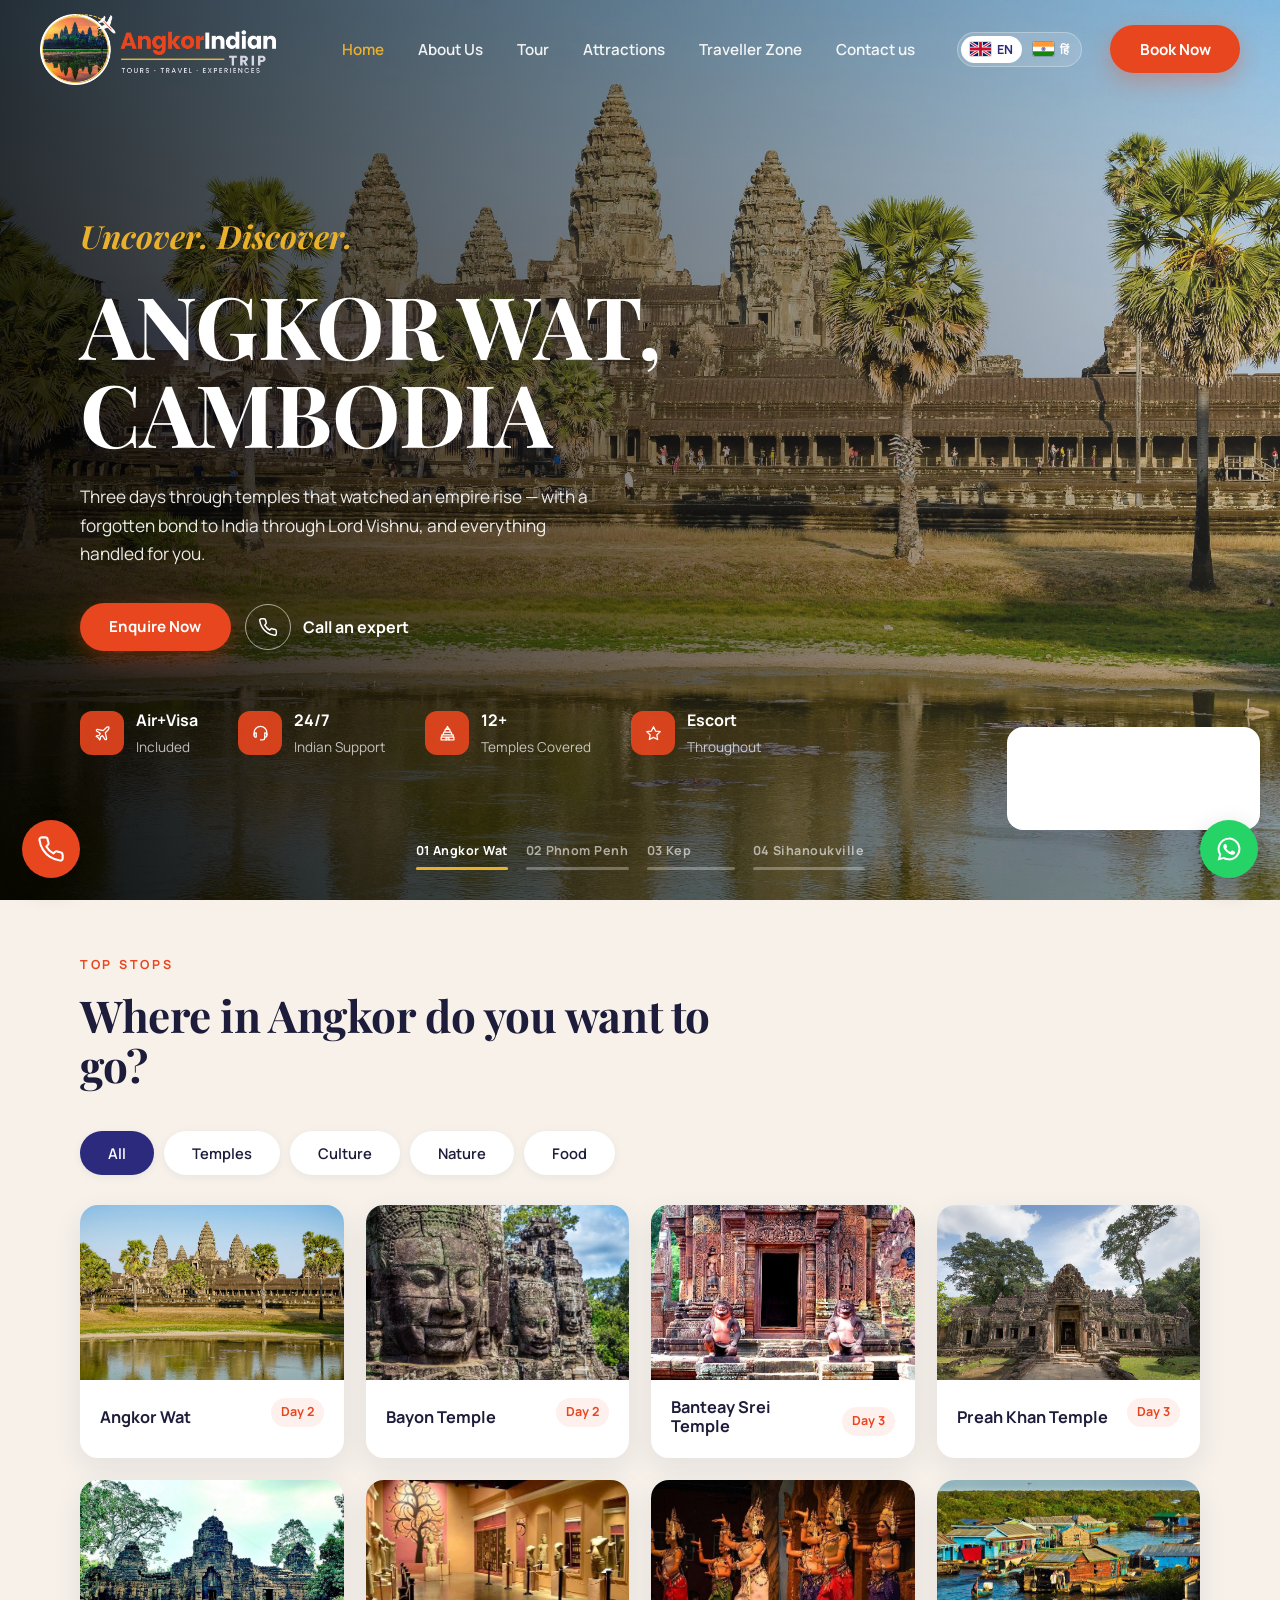
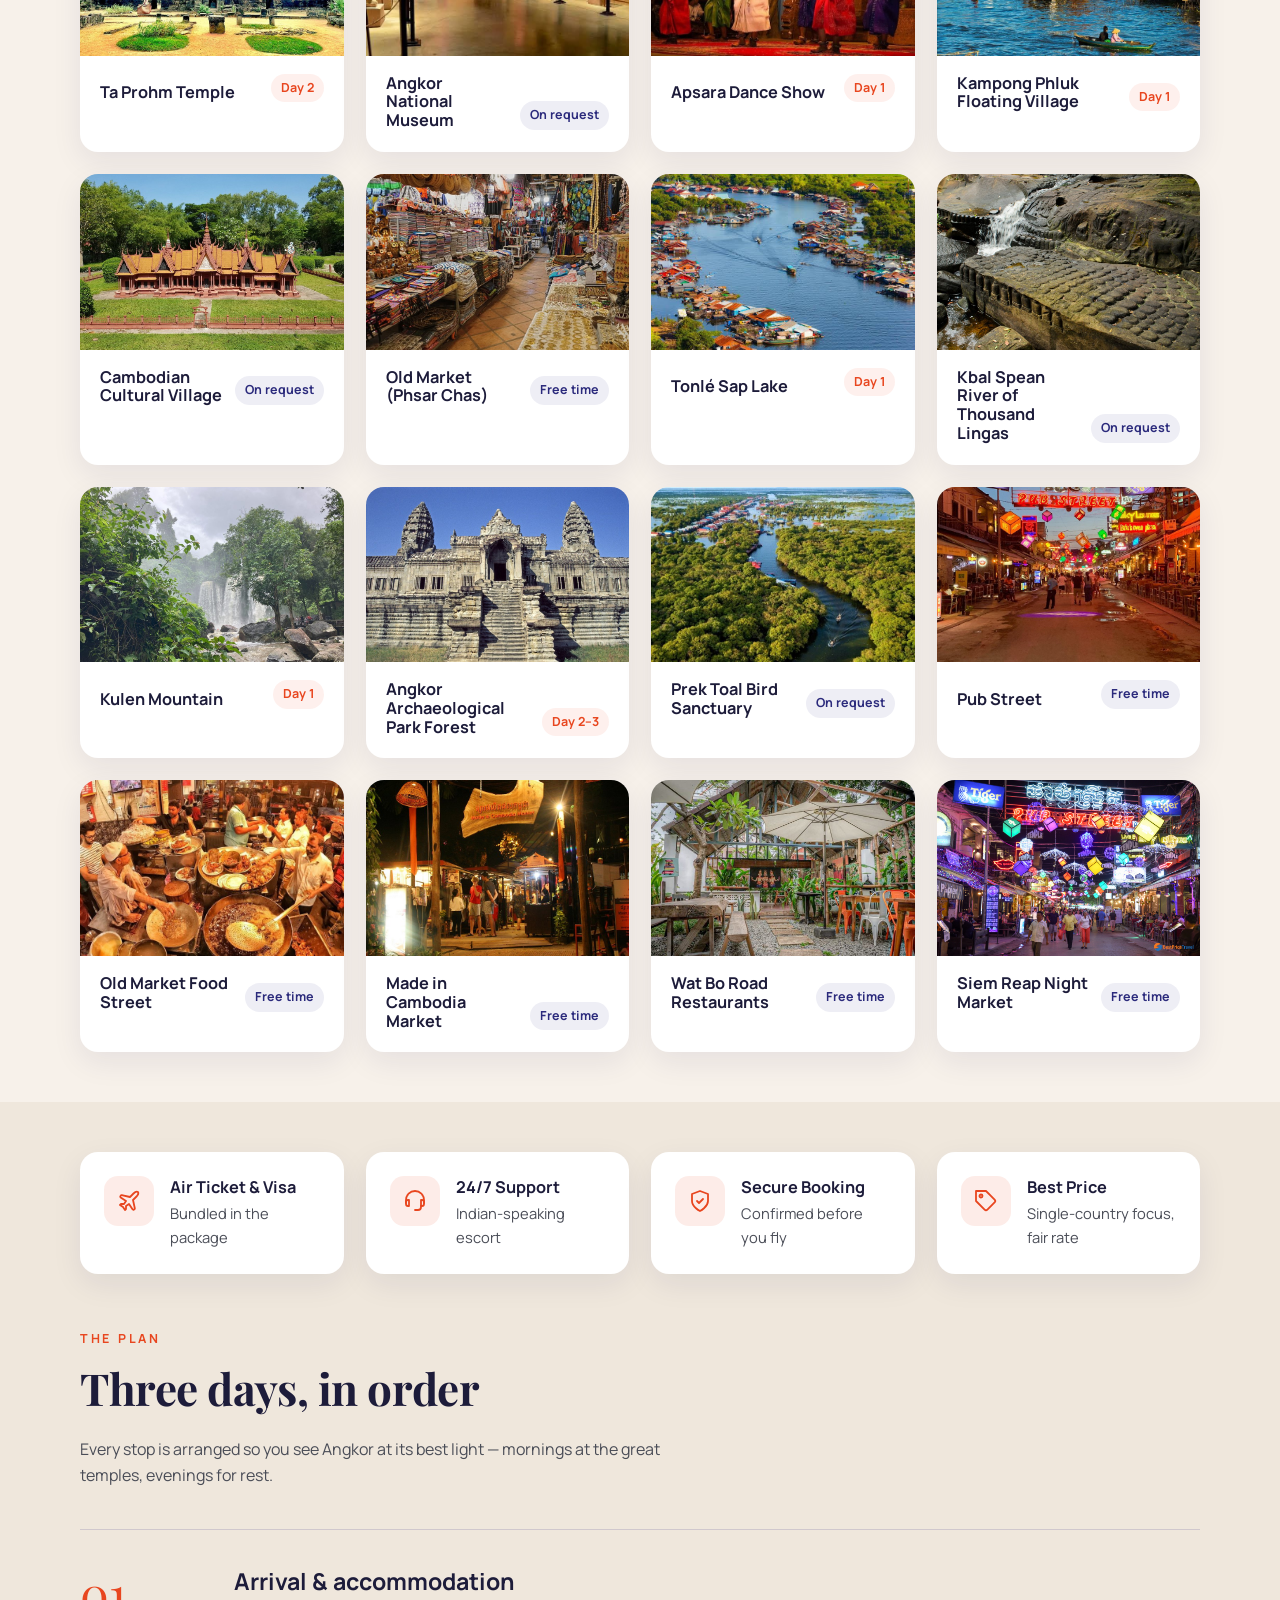
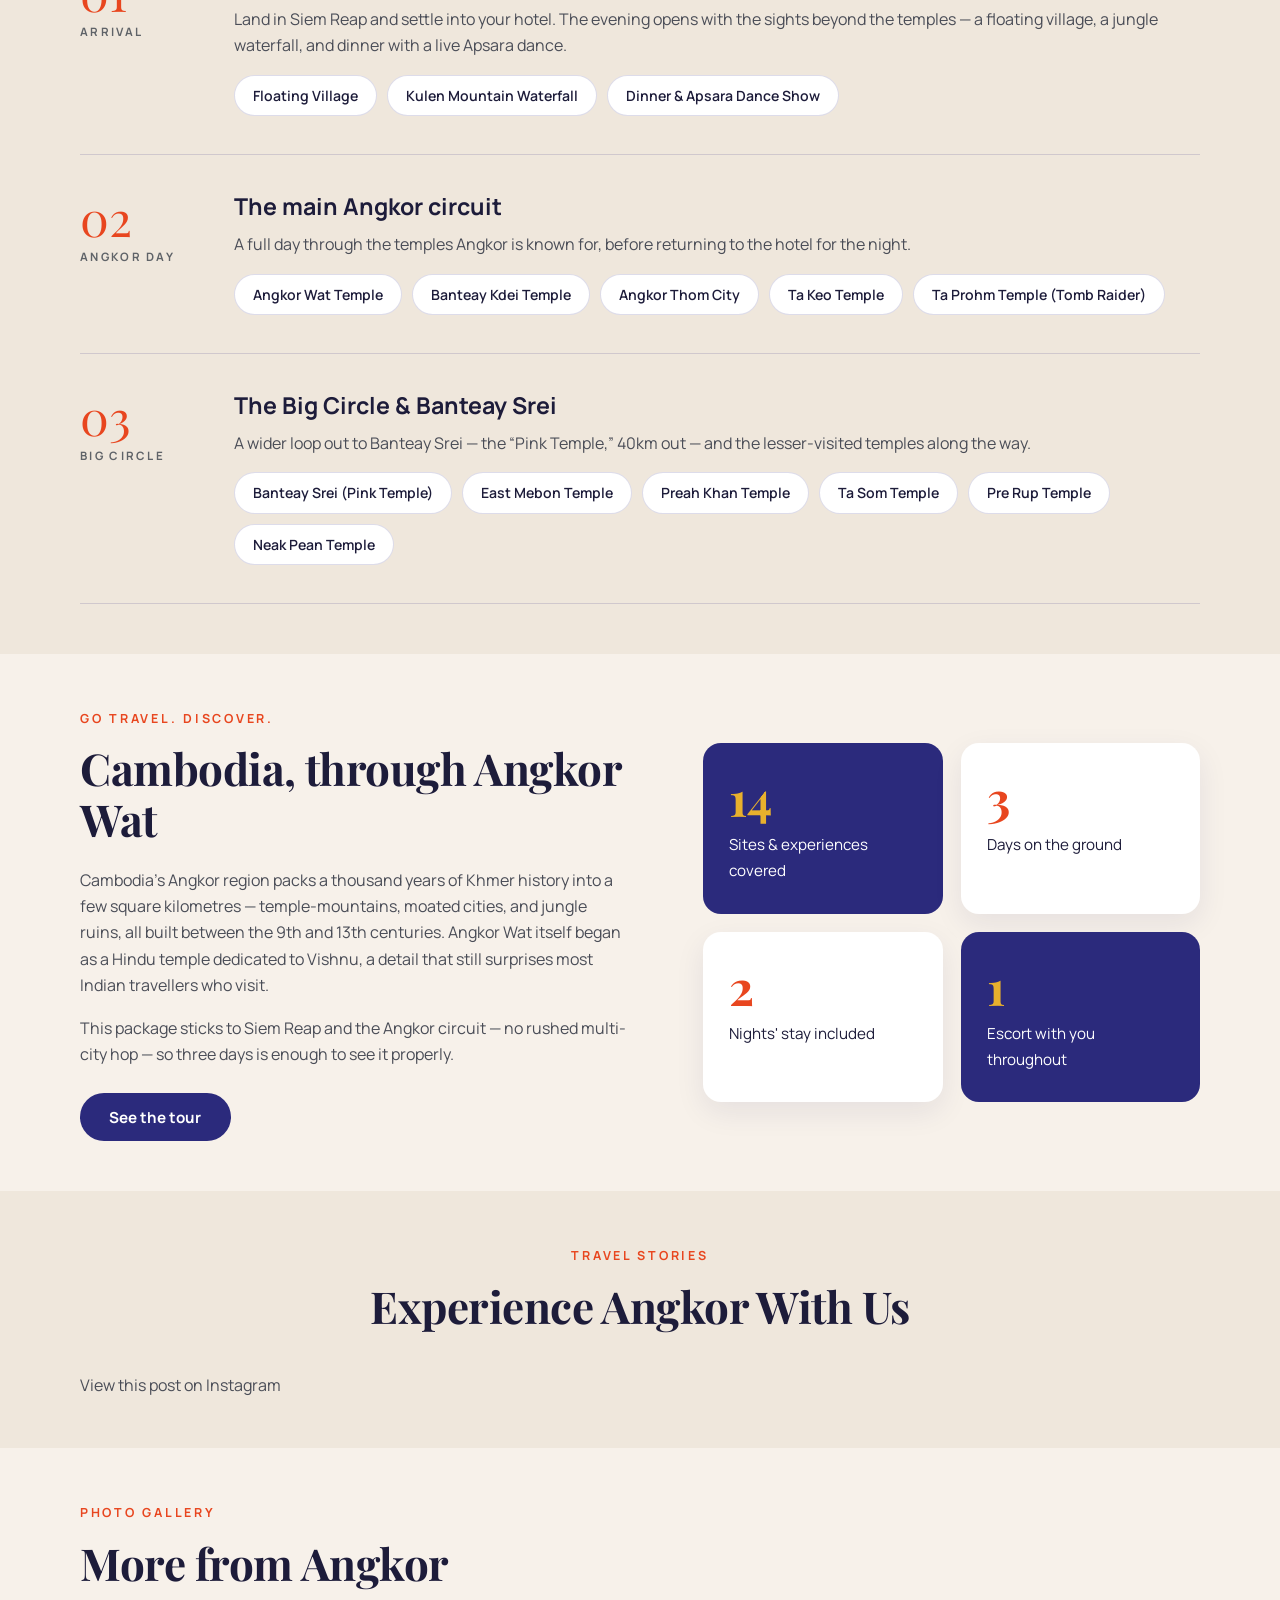
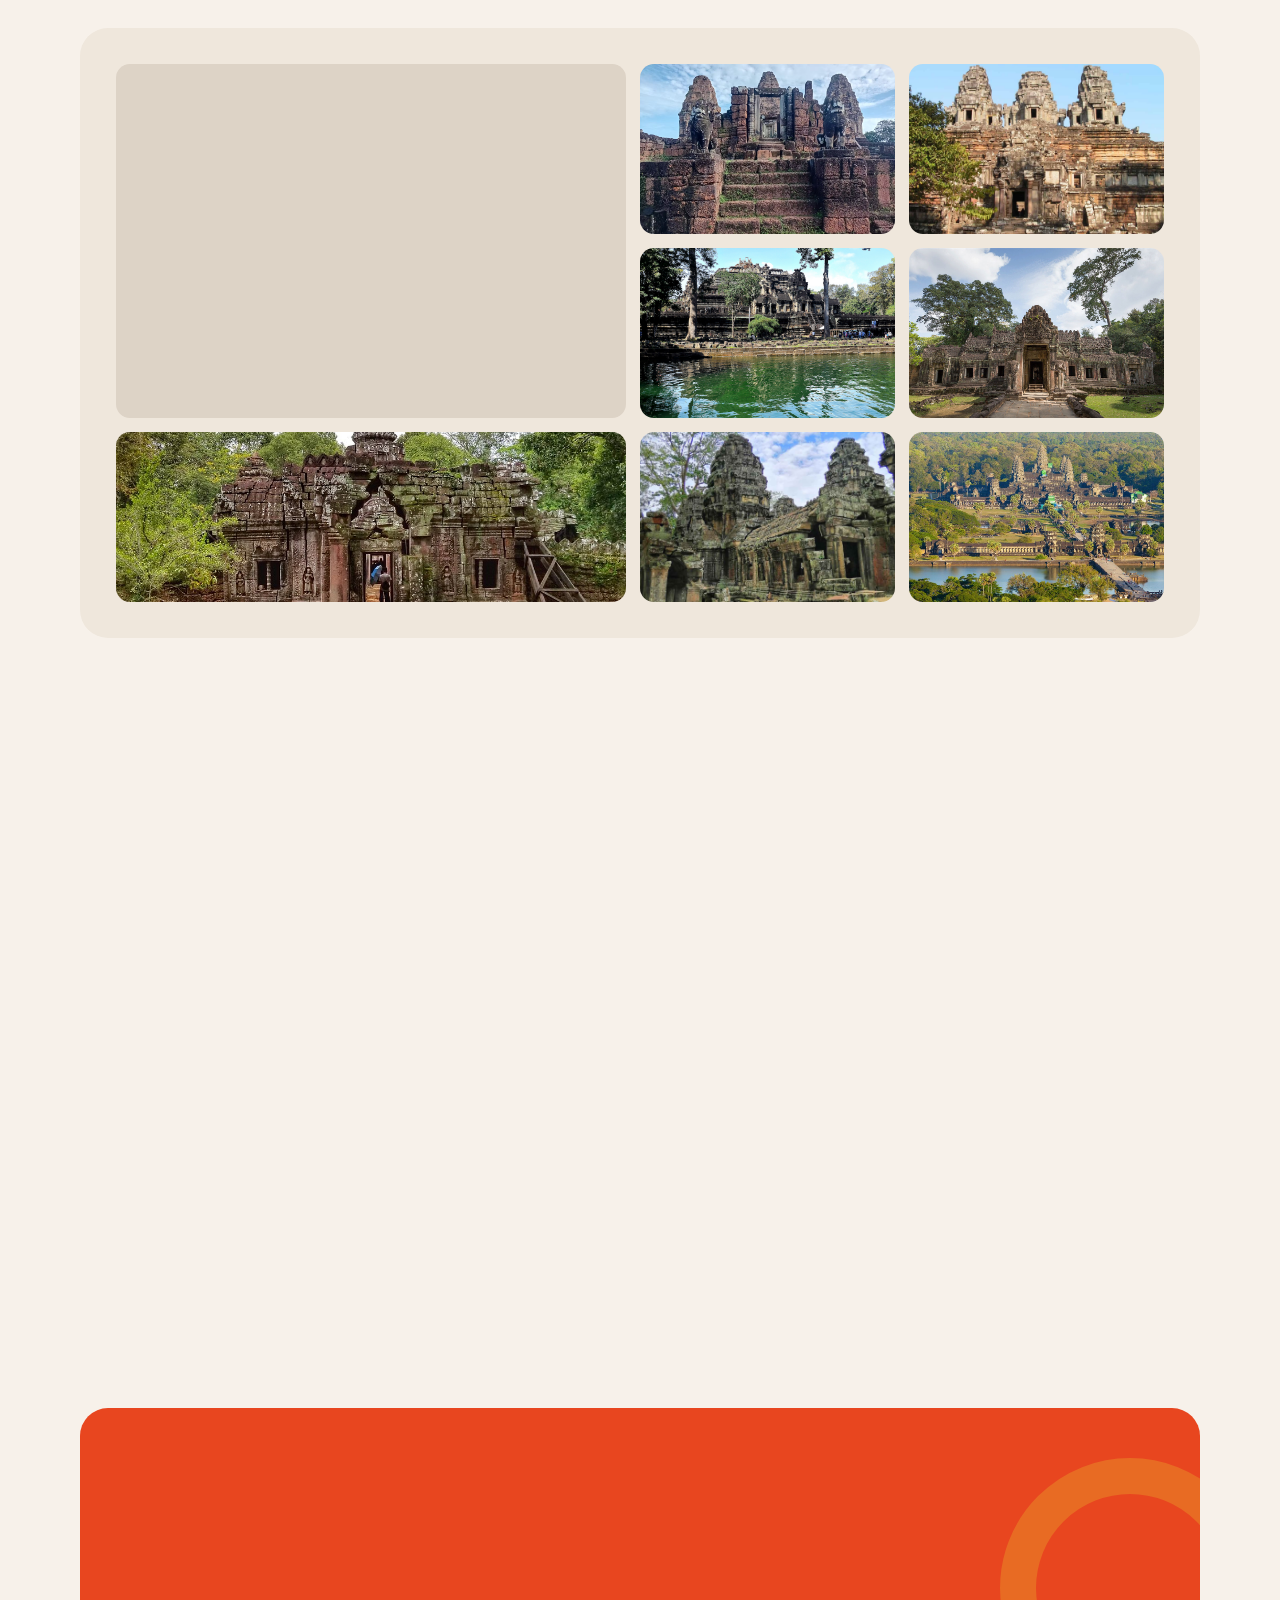
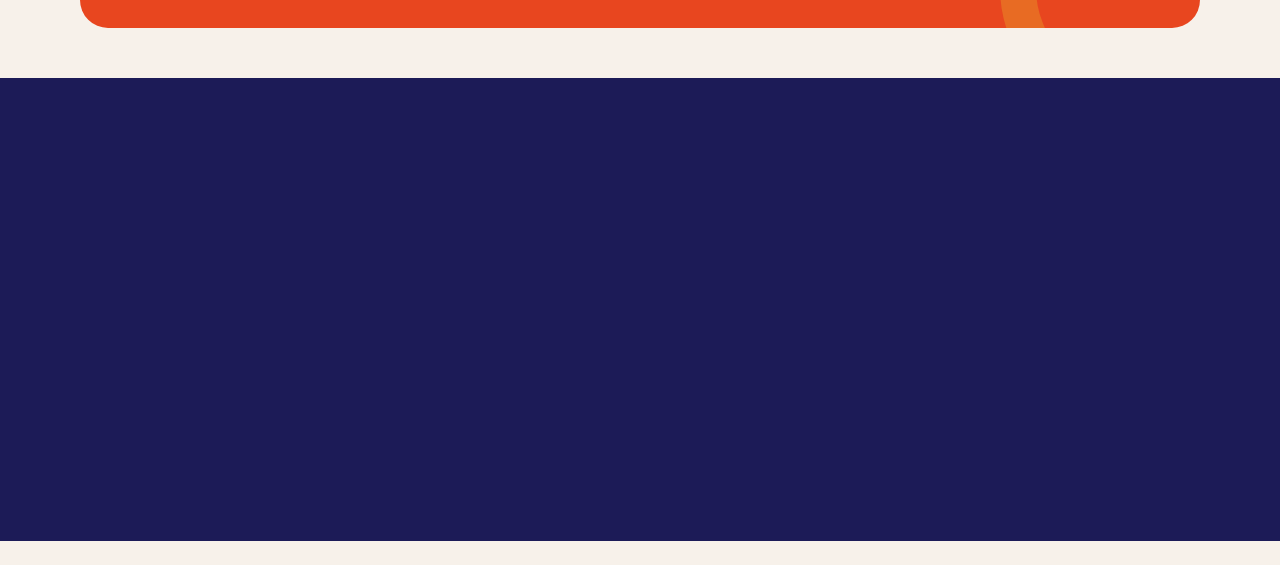
<file: index.html>
<!doctype html>
<html lang="en">
<head>
  <meta charset="utf-8">
  <meta name="viewport" content="width=device-width, initial-scale=1">
  <title>Angkor Wat Tour Package from India | AngkorIndianTrip</title>
  <meta name="description" content="3-day Angkor Wat, Cambodia tour for Indian travellers — air ticket, visa, hotel and an Indian-speaking escort included. 12+ temples covered.">
  <meta property="og:title" content="Angkor Wat, Cambodia — AngkorIndianTrip">
  <meta property="og:description" content="Three days through temples that watched an empire rise — air, visa, stay and an Indian-speaking escort, handled end to end.">
  <meta property="og:image" content="assets/img/logo.png">
  <meta name="theme-color" content="#2B2A7C">
  <link rel="icon" href="assets/img/favicon-32.png" sizes="32x32">
  <link rel="icon" href="assets/img/favicon-192.png" sizes="192x192">
  <link rel="apple-touch-icon" href="assets/img/apple-touch-icon.png">
  <link rel="preconnect" href="https://fonts.googleapis.com">
  <link rel="preconnect" href="https://fonts.gstatic.com" crossorigin>
  <link href="https://fonts.googleapis.com/css2?family=Manrope:wght@400;500;600;700;800&family=Playfair+Display:ital,wght@0,600;0,700;0,900;1,700&display=swap" rel="stylesheet">
  <link rel="stylesheet" href="css/style.css">
</head>
<body data-page="home">
<div id="site-header"></div>

<main>
  <!-- HERO -->
  <section class="hero">
    <div class="hero-slides" aria-hidden="true">
      <img class="hero-bg is-active" src="assets/img/photos/vecteezy_angkor-wat-the-world-s-heritage-at-siem-reap-province-of_9258138-scaled.jpg" alt="" fetchpriority="high">
      <img class="hero-bg" src="assets/img/hero/phnom-penh-royal-palace.jpg" alt="">
      <img class="hero-bg" src="assets/img/hero/kep-beach.jpg" alt="">
      <img class="hero-bg" src="assets/img/hero/sihanoukville-jetty.jpg" alt="" style="object-position: 30% center">
      <span class="hero-sweep"></span>
    </div>
    <div class="container">
      <!-- Hero slides: one block per destination. Order must match the images above. -->
      <div class="hero-copy">
        <div class="hero-slide is-active" data-label="Angkor Wat"
             data-card-img="assets/img/photos/vecteezy_the-silhouette-of-angkor-wat-before-sunrise-in-siem-reap_11605014-scaled.jpg"
             data-card-place="Siem Reap" data-card-title="Angkor Wat, Day 2" data-card-note="Full-day temple pass">
          <p class="hero-script">Uncover. Discover.</p>
          <h1 class="hero-title">Angkor Wat,<br>Cambodia</h1>
          <p class="hero-text">Three days through temples that watched an empire rise — with a forgotten bond to India through Lord Vishnu, and everything handled for you.</p>
        </div>
        <div class="hero-slide" data-label="Phnom Penh"
             data-card-img="assets/img/hero/phnom-penh-independence-monument.jpg"
             data-card-place="Phnom Penh" data-card-title="Independence Monument" data-card-note="Capital landmark">
          <p class="hero-script">The Royal Capital.</p>
          <h2 class="hero-title">Phnom Penh,<br>Cambodia</h2>
          <p class="hero-text">Golden spires of the Royal Palace, wide riverside boulevards and the Independence Monument — Cambodia's capital, where the kingdom's story is still being written.</p>
        </div>
        <div class="hero-slide" data-label="Kep"
             data-card-img="assets/img/hero/kep-beach.jpg"
             data-card-place="Kep" data-card-title="Kep Beach" data-card-note="Seaside escape">
          <p class="hero-script">Quiet Coast.</p>
          <h2 class="hero-title">Kep<br>Province</h2>
          <p class="hero-text">A sleepy seaside province of green hills, a palm-lined beach and fresh crab straight off the boats — Cambodia at its most unhurried.</p>
        </div>
        <div class="hero-slide" data-label="Sihanoukville"
             data-card-img="assets/img/hero/sihanoukville-jetty.jpg"
             data-card-place="Sihanoukville" data-card-title="Island jetty" data-card-note="Turquoise bays">
          <p class="hero-script">Island Blues.</p>
          <h2 class="hero-title is-long">Sihanoukville<br>Province</h2>
          <p class="hero-text">White-sand bays, wooden jetties and clear turquoise water — the coast where Cambodia's islands begin.</p>
        </div>
      </div>
      <div class="btn-row">
        <a class="btn btn-primary" href="#contact">Enquire Now</a>
        <a class="call-link" data-site="call" href="#"><span class="ring" data-icon="phone"></span>Call an expert</a>
      </div>
      <div class="hero-stats">
        <div class="hero-stat"><span class="chip" data-icon="plane"></span><div><strong>Air+Visa</strong><span>Included</span></div></div>
        <div class="hero-stat"><span class="chip" data-icon="support"></span><div><strong>24/7</strong><span>Indian Support</span></div></div>
        <div class="hero-stat"><span class="chip" data-icon="temple"></span><div><strong>12+</strong><span>Temples Covered</span></div></div>
        <div class="hero-stat"><span class="chip" data-icon="star"></span><div><strong>Escort</strong><span>Throughout</span></div></div>
      </div>
    </div>
    <div class="hero-card">
      <img src="assets/img/photos/vecteezy_the-silhouette-of-angkor-wat-before-sunrise-in-siem-reap_11605014-scaled.jpg" alt="">
      <div><small>Siem Reap</small><strong>Angkor Wat, Day 2</strong><em>Full-day temple pass</em></div>
    </div>
  </section>

  <!-- TOP STOPS -->
  <section class="section" id="stops">
    <div class="container">
      <div class="section-head reveal">
        <span class="eyebrow">Top Stops</span>
        <h2>Where in Angkor do you want to go?</h2>
      </div>
      <div class="filter-tabs reveal" data-filter-group="#stop-grid" role="group" aria-label="Filter stops">
        <button class="active" data-filter="all" aria-pressed="true">All</button>
        <button data-filter="temples" aria-pressed="false">Temples</button>
        <button data-filter="culture" aria-pressed="false">Culture</button>
        <button data-filter="nature" aria-pressed="false">Nature</button>
        <button data-filter="food" aria-pressed="false">Food</button>
      </div>
      <div class="stop-grid" id="stop-grid">
        <!-- Temples -->
        <article class="stop-card" data-cat="temples"><div class="img"><img src="assets/img/photos/vecteezy_angkor-wat-the-world-s-heritage-at-siem-reap-province-of_9258138-1024x678.jpg" alt="Angkor Wat" loading="lazy"></div><div class="body"><h3>Angkor Wat</h3><span class="day-tag">Day 2</span></div></article>
        <article class="stop-card" data-cat="temples"><div class="img"><img src="assets/img/photos/images-10.jpg" alt="Stone faces of Bayon Temple" loading="lazy"></div><div class="body"><h3>Bayon Temple</h3><span class="day-tag">Day 2</span></div></article>
        <article class="stop-card" data-cat="temples"><div class="img"><img src="assets/img/photos/Comprehensive-Guide-To-Banteay-Srei-Temple-The-Citadel-Of-Women.jpg" alt="Carved pink sandstone of Banteay Srei" loading="lazy"></div><div class="body"><h3>Banteay Srei Temple</h3><span class="day-tag">Day 3</span></div></article>
        <article class="stop-card" data-cat="temples"><div class="img"><img src="assets/img/photos/Preah-Khan-Temple.jpg" alt="Preah Khan Temple" loading="lazy"></div><div class="body"><h3>Preah Khan Temple</h3><span class="day-tag">Day 3</span></div></article>
        <article class="stop-card" data-cat="temples"><div class="img"><img src="assets/img/photos/photo0jpg.jpg" alt="Tree roots over Ta Prohm Temple" loading="lazy"></div><div class="body"><h3>Ta Prohm Temple</h3><span class="day-tag">Day 2</span></div></article>
        <!-- Culture -->
        <article class="stop-card" data-cat="culture"><div class="img"><img src="assets/img/photos/images-12.jpg" alt="Gallery inside Angkor National Museum" loading="lazy"></div><div class="body"><h3>Angkor National Museum</h3><span class="day-tag opt">On request</span></div></article>
        <article class="stop-card" data-cat="culture"><div class="img"><img src="assets/img/photos/fd.jpg" alt="Apsara dancers on stage" loading="lazy"></div><div class="body"><h3>Apsara Dance Show</h3><span class="day-tag">Day 1</span></div></article>
        <article class="stop-card" data-cat="culture"><div class="img"><img src="assets/img/photos/69.jpg" alt="Stilt houses of Kampong Phluk" loading="lazy"></div><div class="body"><h3>Kampong Phluk Floating Village</h3><span class="day-tag">Day 1</span></div></article>
        <article class="stop-card" data-cat="culture"><div class="img"><img src="assets/img/photos/mini-national-museum-1024x768.jpg" alt="Cambodian Cultural Village" loading="lazy"></div><div class="body"><h3>Cambodian Cultural Village</h3><span class="day-tag opt">On request</span></div></article>
        <article class="stop-card" data-cat="culture"><div class="img"><img src="assets/img/photos/psar-chaa-old-market.jpg" alt="Old Market, Siem Reap" loading="lazy"></div><div class="body"><h3>Old Market (Phsar Chas)</h3><span class="day-tag opt">Free time</span></div></article>
        <!-- Nature -->
        <article class="stop-card" data-cat="nature"><div class="img"><img src="assets/img/photos/images-13.jpg" alt="Tonlé Sap Lake" loading="lazy"></div><div class="body"><h3>Tonlé Sap Lake</h3><span class="day-tag">Day 1</span></div></article>
        <article class="stop-card" data-cat="nature"><div class="img"><img src="assets/img/photos/Master-1024x678.jpg" alt="Carvings in the riverbed at Kbal Spean" loading="lazy"></div><div class="body"><h3>Kbal Spean River of Thousand Lingas</h3><span class="day-tag opt">On request</span></div></article>
        <article class="stop-card" data-cat="nature"><div class="img"><img src="assets/img/photos/Viewpoint-of-Phnom-Kulen-Waterfall-kulen-mountains-cambodia-1-scaled-1-1024x768.jpeg" alt="Phnom Kulen waterfall" loading="lazy"></div><div class="body"><h3>Kulen Mountain</h3><span class="day-tag">Day 1</span></div></article>
        <article class="stop-card" data-cat="nature"><div class="img"><img src="assets/img/photos/d7_CAM_Churning_of_JPEG_img-04-1024x684.jpg" alt="Forest inside Angkor Archaeological Park" loading="lazy"></div><div class="body"><h3>Angkor Archaeological Park Forest</h3><span class="day-tag">Day 2–3</span></div></article>
        <article class="stop-card" data-cat="nature"><div class="img"><img src="assets/img/photos/23.jpg" alt="Birds at Prek Toal Sanctuary" loading="lazy"></div><div class="body"><h3>Prek Toal Bird Sanctuary</h3><span class="day-tag opt">On request</span></div></article>
        <!-- Food -->
        <article class="stop-card" data-cat="food"><div class="img"><img src="assets/img/photos/photo1jpg.jpg" alt="Pub Street at night" loading="lazy"></div><div class="body"><h3>Pub Street</h3><span class="day-tag opt">Free time</span></div></article>
        <article class="stop-card" data-cat="food"><div class="img"><img src="assets/img/photos/a6.jpg" alt="Food stalls at Old Market" loading="lazy"></div><div class="body"><h3>Old Market Food Street</h3><span class="day-tag opt">Free time</span></div></article>
        <article class="stop-card" data-cat="food"><div class="img"><img src="assets/img/photos/main-entrance-street.jpg" alt="Made in Cambodia Market entrance" loading="lazy"></div><div class="body"><h3>Made in Cambodia Market</h3><span class="day-tag opt">Free time</span></div></article>
        <article class="stop-card" data-cat="food"><div class="img"><img src="assets/img/photos/Pou-Restaurant-Siem-Reap-Khmers-Family-Inspired-Restaurant-Wat-Bo-Road-Siem-Reap-1024x683.jpg" alt="Restaurant on Wat Bo Road" loading="lazy"></div><div class="body"><h3>Wat Bo Road Restaurants</h3><span class="day-tag opt">Free time</span></div></article>
        <article class="stop-card" data-cat="food"><div class="img"><img src="assets/img/photos/5cb83d8de3705.jpg" alt="Siem Reap Night Market" loading="lazy"></div><div class="body"><h3>Siem Reap Night Market</h3><span class="day-tag opt">Free time</span></div></article>
      </div>
    </div>
  </section>

  <!-- FEATURES -->
  <section class="section alt">
    <div class="container">
      <div class="features">
        <div class="feature reveal"><span class="chip" data-icon="plane"></span><div><h3>Air Ticket &amp; Visa</h3><p>Bundled in the package</p></div></div>
        <div class="feature reveal"><span class="chip" data-icon="support"></span><div><h3>24/7 Support</h3><p>Indian-speaking escort</p></div></div>
        <div class="feature reveal"><span class="chip" data-icon="shield"></span><div><h3>Secure Booking</h3><p>Confirmed before you fly</p></div></div>
        <div class="feature reveal"><span class="chip" data-icon="tag"></span><div><h3>Best Price</h3><p>Single-country focus, fair rate</p></div></div>
      </div>
    </div>
  </section>

  <!-- PLAN -->
  <section class="section alt" style="padding-top:0">
    <div class="container">
      <div class="section-head reveal">
        <span class="eyebrow">The Plan</span>
        <h2>Three days, in order</h2>
        <p>Every stop is arranged so you see Angkor at its best light — mornings at the great temples, evenings for rest.</p>
      </div>
      <div class="plan">
        <div class="plan-row reveal">
          <div class="plan-num">01<small>ARRIVAL</small></div>
          <div>
            <h3>Arrival &amp; accommodation</h3>
            <p>Land in Siem Reap and settle into your hotel. The evening opens with the sights beyond the temples — a floating village, a jungle waterfall, and dinner with a live Apsara dance.</p>
            <ul class="pills"><li>Floating Village</li><li>Kulen Mountain Waterfall</li><li>Dinner &amp; Apsara Dance Show</li></ul>
          </div>
        </div>
        <div class="plan-row reveal">
          <div class="plan-num">02<small>ANGKOR DAY</small></div>
          <div>
            <h3>The main Angkor circuit</h3>
            <p>A full day through the temples Angkor is known for, before returning to the hotel for the night.</p>
            <ul class="pills"><li>Angkor Wat Temple</li><li>Banteay Kdei Temple</li><li>Angkor Thom City</li><li>Ta Keo Temple</li><li>Ta Prohm Temple (Tomb Raider)</li></ul>
          </div>
        </div>
        <div class="plan-row reveal">
          <div class="plan-num">03<small>BIG CIRCLE</small></div>
          <div>
            <h3>The Big Circle &amp; Banteay Srei</h3>
            <p>A wider loop out to Banteay Srei — the “Pink Temple,” 40km out — and the lesser-visited temples along the way.</p>
            <ul class="pills"><li>Banteay Srei (Pink Temple)</li><li>East Mebon Temple</li><li>Preah Khan Temple</li><li>Ta Som Temple</li><li>Pre Rup Temple</li><li>Neak Pean Temple</li></ul>
          </div>
        </div>
      </div>
    </div>
  </section>

  <!-- ABOUT ANGKOR -->
  <section class="section">
    <div class="container split">
      <div class="reveal">
        <span class="eyebrow">Go Travel. Discover.</span>
        <h2>Cambodia, through Angkor Wat</h2>
        <p>Cambodia’s Angkor region packs a thousand years of Khmer history into a few square kilometres — temple-mountains, moated cities, and jungle ruins, all built between the 9th and 13th centuries. Angkor Wat itself began as a Hindu temple dedicated to Vishnu, a detail that still surprises most Indian travellers who visit.</p>
        <p>This package sticks to Siem Reap and the Angkor circuit — no rushed multi-city hop — so three days is enough to see it properly.</p>
        <a class="btn btn-dark" href="tour.html" style="margin-top:10px">See the tour</a>
      </div>
      <div class="numbers reveal">
        <div class="number"><b>14</b><span>Sites &amp; experiences covered</span></div>
        <div class="number"><b>3</b><span>Days on the ground</span></div>
        <div class="number"><b>2</b><span>Nights' stay included</span></div>
        <div class="number"><b>1</b><span>Escort with you throughout</span></div>
      </div>
    </div>
  </section>

  <!-- TRAVEL STORIES -->
  <section class="section alt">
    <div class="container">
      <div class="section-head center reveal">
        <span class="eyebrow">Travel Stories</span>
        <h2>Experience Angkor With Us</h2>
      </div>
      <div class="reels">
        <blockquote class="instagram-media" data-instgrm-permalink="https://www.instagram.com/reel/DeRer0joPHf/?psln=MWQ0ZnVtYjEwM2wyMQ==" data-instgrm-version="14"><a href="https://www.instagram.com/reel/DeRer0joPHf/?psln=MWQ0ZnVtYjEwM2wyMQ==" target="_blank" rel="noopener">View this post on Instagram</a></blockquote>
        <!-- <blockquote class="instagram-media" data-instgrm-permalink="https://www.instagram.com/reel/DdiWGguj3qR/" data-instgrm-version="14"><a href="https://www.instagram.com/reel/DdiWGguj3qR/" target="_blank" rel="noopener">View this post on Instagram</a></blockquote> -->
        <!-- <blockquote class="instagram-media" data-instgrm-permalink="https://www.instagram.com/reel/DdoDShrjuDb/" data-instgrm-version="14"><a href="https://www.instagram.com/reel/DdoDShrjuDb/" target="_blank" rel="noopener">View this post on Instagram</a></blockquote> -->
        <!-- <blockquote class="instagram-media" data-instgrm-permalink="https://www.instagram.com/reel/DdIz_ODAFlQ/" data-instgrm-version="14"><a href="https://www.instagram.com/reel/DdIz_ODAFlQ/" target="_blank" rel="noopener">View this post on Instagram</a></blockquote> -->
        <!-- <blockquote class="instagram-media" data-instgrm-permalink="https://www.instagram.com/reel/DdbX5lGhioQ/" data-instgrm-version="14"><a href="https://www.instagram.com/reel/DdbX5lGhioQ/" target="_blank" rel="noopener">View this post on Instagram</a></blockquote> -->
        <!-- <blockquote class="instagram-media" data-instgrm-permalink="https://www.instagram.com/reel/Ddvo9LklD-l/" data-instgrm-version="14"><a href="https://www.instagram.com/reel/Ddvo9LklD-l/" target="_blank" rel="noopener">View this post on Instagram</a></blockquote> -->
      </div>
    </div>
  </section>

  <!-- GALLERY -->
  <section class="section">
    <div class="container">
      <div class="section-head reveal">
        <span class="eyebrow">Photo Gallery</span>
        <h2>More from Angkor</h2>
      </div>
      <div class="gallery reveal">
        <div class="big"><video src="assets/video/angkor-wat.mp4" autoplay muted loop playsinline preload="metadata" aria-label="Video of Angkor Wat at sunrise"></video></div>
        <div><img src="assets/img/photos/1mi0f224x9a8xxglk9FAB.avif" alt="Temple gateway at Angkor" loading="lazy"></div>
        <div><img src="assets/img/photos/ta-keo-temple-front-entry-1920x1280-1.jpg" alt="Ta Keo Temple front entry" loading="lazy"></div>
        <div><img src="assets/img/photos/Angkor_Thom_Baphuon_04.jpg" alt="Baphuon temple, Angkor Thom" loading="lazy"></div>
        <div><img src="assets/img/photos/Preah-Khan-Temple.jpg" alt="Preah Khan Temple" loading="lazy"></div>
        <div><img src="assets/img/photos/photo9jpg.jpg" alt="Moss-covered temple ruins" loading="lazy"></div>
        <div><img src="assets/img/photos/Banteay-Kdei-Opening-Time.jpg" alt="Banteay Kdei Temple" loading="lazy"></div>
        <div><img src="assets/img/photos/veQKQrhqeLXwXHw4Q6qM3N-1000-80.jpg" alt="Aerial view of Angkor Wat" loading="lazy"></div>
      </div>
    </div>
  </section>

  <!-- GET IN TOUCH -->
  <section class="section" id="contact" style="padding-top:0">
    <div class="container">
      <div class="contact-panel reveal">
        <div>
          <span class="eyebrow" style="color:var(--gold)">Get In Touch</span>
          <h2>Plan your Angkor Wat trip</h2>
          <p>Call, WhatsApp, or write in — we’ll reply with dates and pricing.</p>
          <ul class="info-list">
            <li><span class="k">PHONE</span><a data-site="phone" href="#"></a></li>
            <li><span class="k">WHATSAPP</span><a data-site="whatsapp" href="#">Chat on WhatsApp</a></li>
            <li><span class="k">EMAIL</span><a data-site="email" href="#"></a></li>
            <li><span class="k">OFFICE</span><span class="v" data-site="address"></span></li>
          </ul>
        </div>
        <form class="form on-dark js-form" data-form="Home enquiry" novalidate>
          <input type="text" name="website" class="hp" tabindex="-1" autocomplete="off" aria-hidden="true">
          <label class="sr-only" for="h-name">Your name</label>
          <input id="h-name" name="name" placeholder="Your name" required autocomplete="name">
          <label class="sr-only" for="h-phone">Phone number</label>
          <input id="h-phone" name="phone" type="tel" placeholder="Phone number" required autocomplete="tel" pattern="[0-9+\-\s()]{7,}">
          <label class="sr-only" for="h-email">Email</label>
          <input id="h-email" name="email" type="email" placeholder="Email (optional)" autocomplete="email">
          <label class="sr-only" for="h-month">Preferred travel month</label>
          <select id="h-month" name="month">
            <option value="">Preferred travel month</option>
            <option>January</option><option>February</option><option>March</option><option>April</option>
            <option>May</option><option>June</option><option>July</option><option>August</option>
            <option>September</option><option>October</option><option>November</option><option>December</option>
          </select>
          <label class="sr-only" for="h-trav">Number of travellers</label>
          <input id="h-trav" name="travellers" type="number" min="1" max="99" placeholder="Number of travellers">
          <button class="btn btn-primary" type="submit">Request a callback</button>
          <p class="form-msg" role="status"></p>
        </form>
      </div>
    </div>
  </section>
</main>

<div id="site-footer"></div>
<script src="js/config.js"></script>
<script src="js/lang-hi.js"></script>
<script src="js/i18n.js"></script>
<script src="js/menu.js"></script>
<script src="js/main.js"></script>
<script async src="https://www.instagram.com/embed.js"></script>
</body>
</html>
</file>
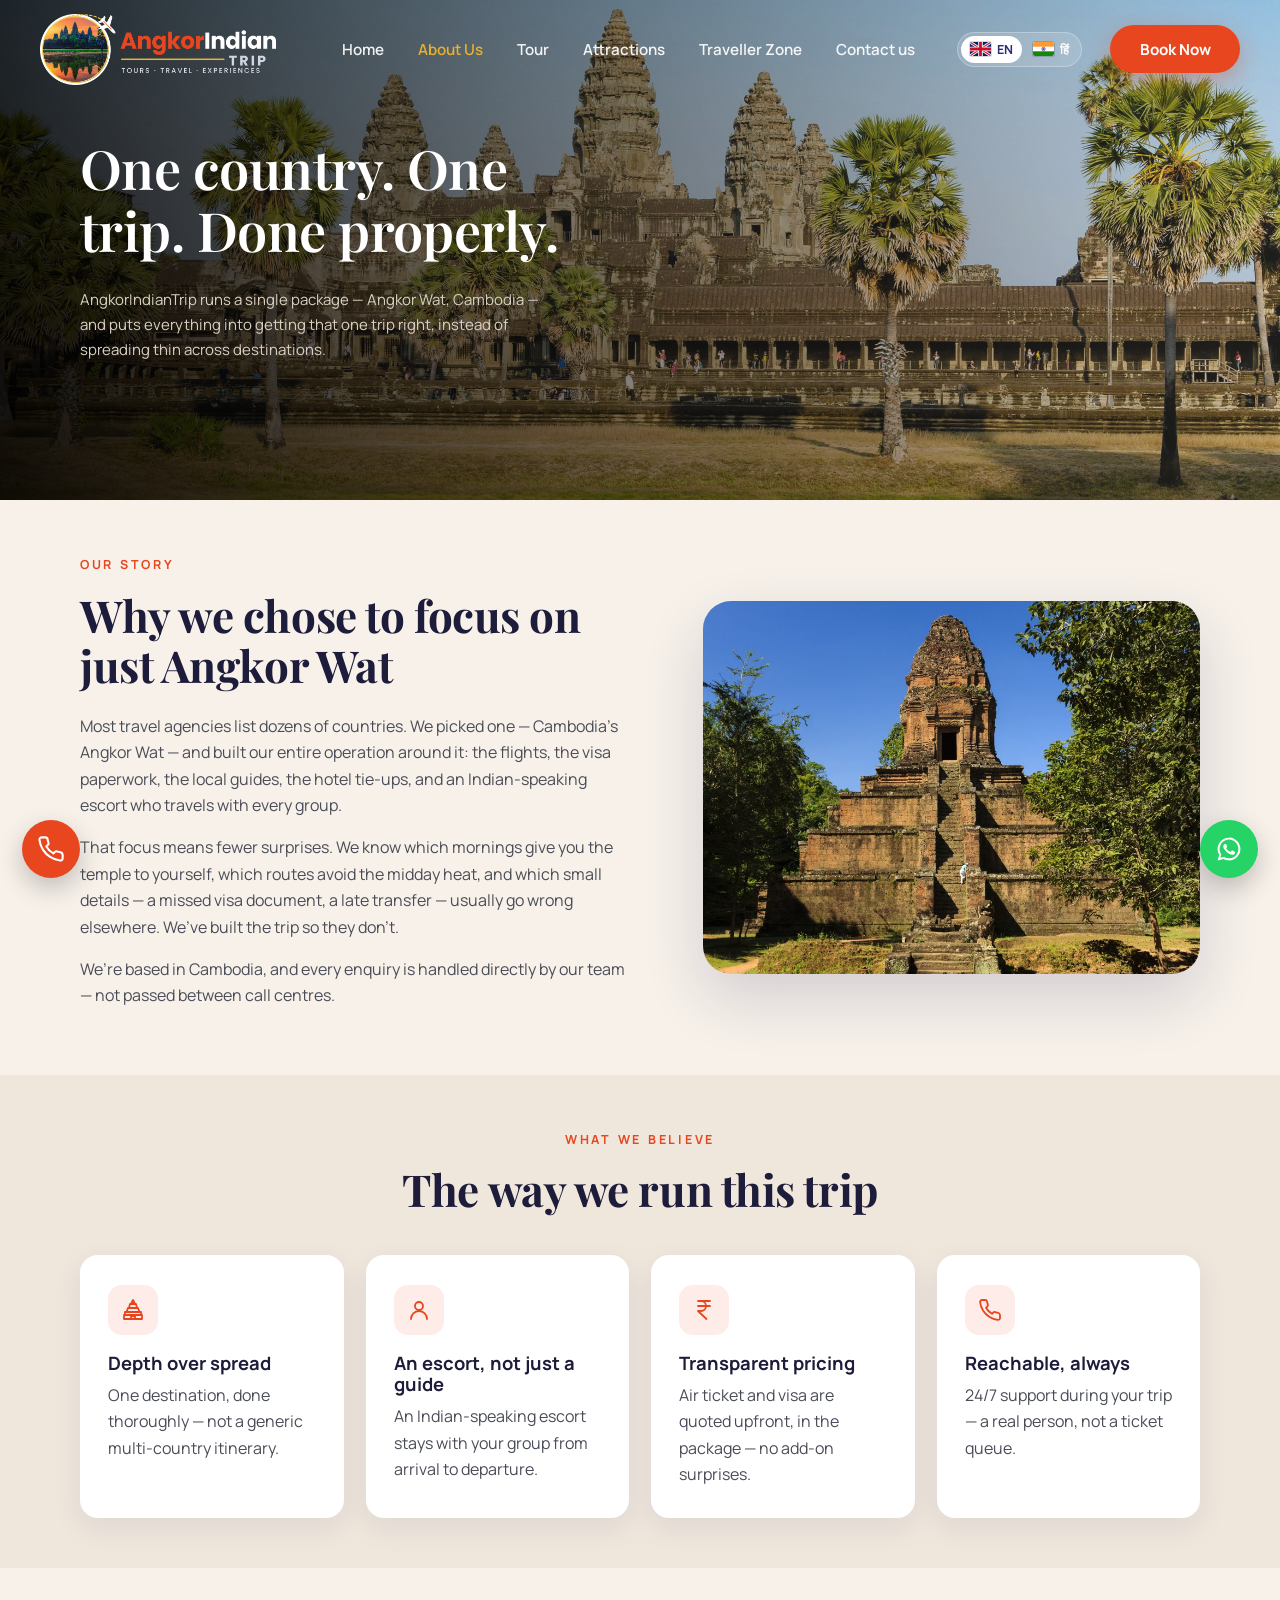
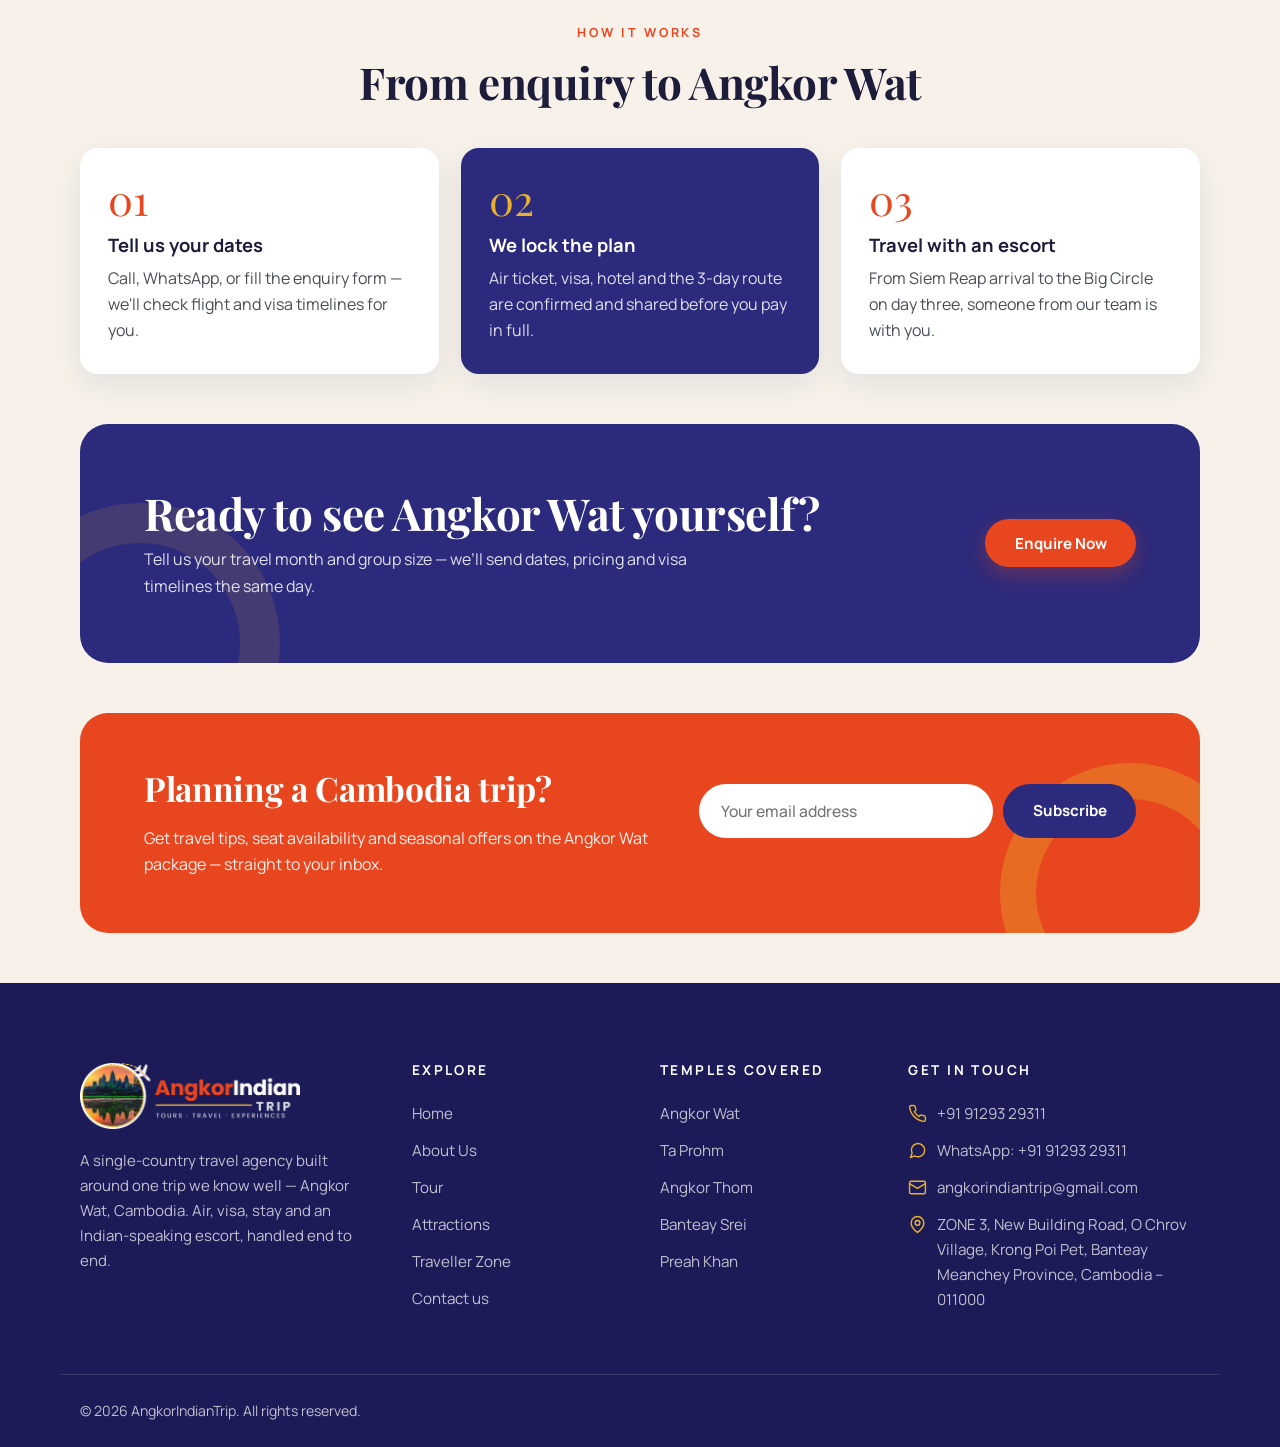
<file: about-us.html>
<!doctype html>
<html lang="en">
<head>
  <meta charset="utf-8">
  <meta name="viewport" content="width=device-width, initial-scale=1">
  <title>About Us — One Country, One Trip | AngkorIndianTrip</title>
  <meta name="description" content="AngkorIndianTrip runs a single package — Angkor Wat, Cambodia — with flights, visa, hotels and an Indian-speaking escort handled by our own team.">
  <meta name="theme-color" content="#2B2A7C">
  <link rel="icon" href="assets/img/favicon-32.png" sizes="32x32">
  <link rel="icon" href="assets/img/favicon-192.png" sizes="192x192">
  <link rel="apple-touch-icon" href="assets/img/apple-touch-icon.png">
  <link rel="preconnect" href="https://fonts.googleapis.com">
  <link rel="preconnect" href="https://fonts.gstatic.com" crossorigin>
  <link href="https://fonts.googleapis.com/css2?family=Manrope:wght@400;500;600;700;800&family=Playfair+Display:ital,wght@0,600;0,700;0,900;1,700&display=swap" rel="stylesheet">
  <link rel="stylesheet" href="css/style.css">
</head>
<body data-page="about">
<div id="site-header"></div>

<main>
  <section class="page-hero">
    <img class="hero-bg" src="assets/img/photos/vecteezy_angkor-wat-the-world-s-heritage-at-siem-reap-province-of_9258138-scaled.jpg" alt="" fetchpriority="high">
    <div class="container">
      <h1 style="max-width:47%">One country. One trip. Done properly.</h1>
      <p>AngkorIndianTrip runs a single package — Angkor Wat, Cambodia — and puts everything into getting that one trip right, instead of spreading thin across destinations.</p>
    </div>
  </section>

  <section class="section">
    <div class="container split">
      <div class="reveal">
        <span class="eyebrow">Our Story</span>
        <h2>Why we chose to focus on just Angkor Wat</h2>
        <p>Most travel agencies list dozens of countries. We picked one — Cambodia’s Angkor Wat — and built our entire operation around it: the flights, the visa paperwork, the local guides, the hotel tie-ups, and an Indian-speaking escort who travels with every group.</p>
        <p>That focus means fewer surprises. We know which mornings give you the temple to yourself, which routes avoid the midday heat, and which small details — a missed visa document, a late transfer — usually go wrong elsewhere. We’ve built the trip so they don’t.</p>
        <p>We’re based in Cambodia, and every enquiry is handled directly by our team — not passed between call centres.</p>
      </div>
      <div class="split-img reveal">
        <img src="assets/img/photos/vecteezy_ruins-of-angkor-wat_46216647-1024x683.jpg" alt="Ruins of Angkor Wat" loading="lazy">
      </div>
    </div>
  </section>

  <section class="section alt">
    <div class="container">
      <div class="section-head center reveal">
        <span class="eyebrow">What We Believe</span>
        <h2>The way we run this trip</h2>
      </div>
      <div class="cards cards-4">
        <div class="card reveal"><span class="chip" data-icon="temple"></span><h3>Depth over spread</h3><p>One destination, done thoroughly — not a generic multi-country itinerary.</p></div>
        <div class="card reveal"><span class="chip" data-icon="user"></span><h3>An escort, not just a guide</h3><p>An Indian-speaking escort stays with your group from arrival to departure.</p></div>
        <div class="card reveal"><span class="chip" data-icon="rupee"></span><h3>Transparent pricing</h3><p>Air ticket and visa are quoted upfront, in the package — no add-on surprises.</p></div>
        <div class="card reveal"><span class="chip" data-icon="phone"></span><h3>Reachable, always</h3><p>24/7 support during your trip — a real person, not a ticket queue.</p></div>
      </div>
    </div>
  </section>

  <section class="section">
    <div class="container">
      <div class="section-head center reveal">
        <span class="eyebrow">How It Works</span>
        <h2>From enquiry to Angkor Wat</h2>
      </div>
      <div class="cards cards-3">
        <div class="card reveal"><span class="step-num">01</span><h3>Tell us your dates</h3><p>Call, WhatsApp, or fill the enquiry form — we'll check flight and visa timelines for you.</p></div>
        <div class="card dark reveal"><span class="step-num">02</span><h3>We lock the plan</h3><p>Air ticket, visa, hotel and the 3-day route are confirmed and shared before you pay in full.</p></div>
        <div class="card reveal"><span class="step-num">03</span><h3>Travel with an escort</h3><p>From Siem Reap arrival to the Big Circle on day three, someone from our team is with you.</p></div>
      </div>
    </div>
  </section>

  <section class="section" style="padding-top:0">
    <div class="container">
      <div class="cta-band reveal">
        <div>
          <h2>Ready to see Angkor Wat yourself?</h2>
          <p>Tell us your travel month and group size — we’ll send dates, pricing and visa timelines the same day.</p>
        </div>
        <a class="btn btn-primary" href="contact-us.html#enquiry">Enquire Now</a>
      </div>
    </div>
  </section>
</main>

<div id="site-footer"></div>
<script src="js/config.js"></script>
<script src="js/lang-hi.js"></script>
<script src="js/i18n.js"></script>
<script src="js/menu.js"></script>
<script src="js/main.js"></script>
</body>
</html>
</file>
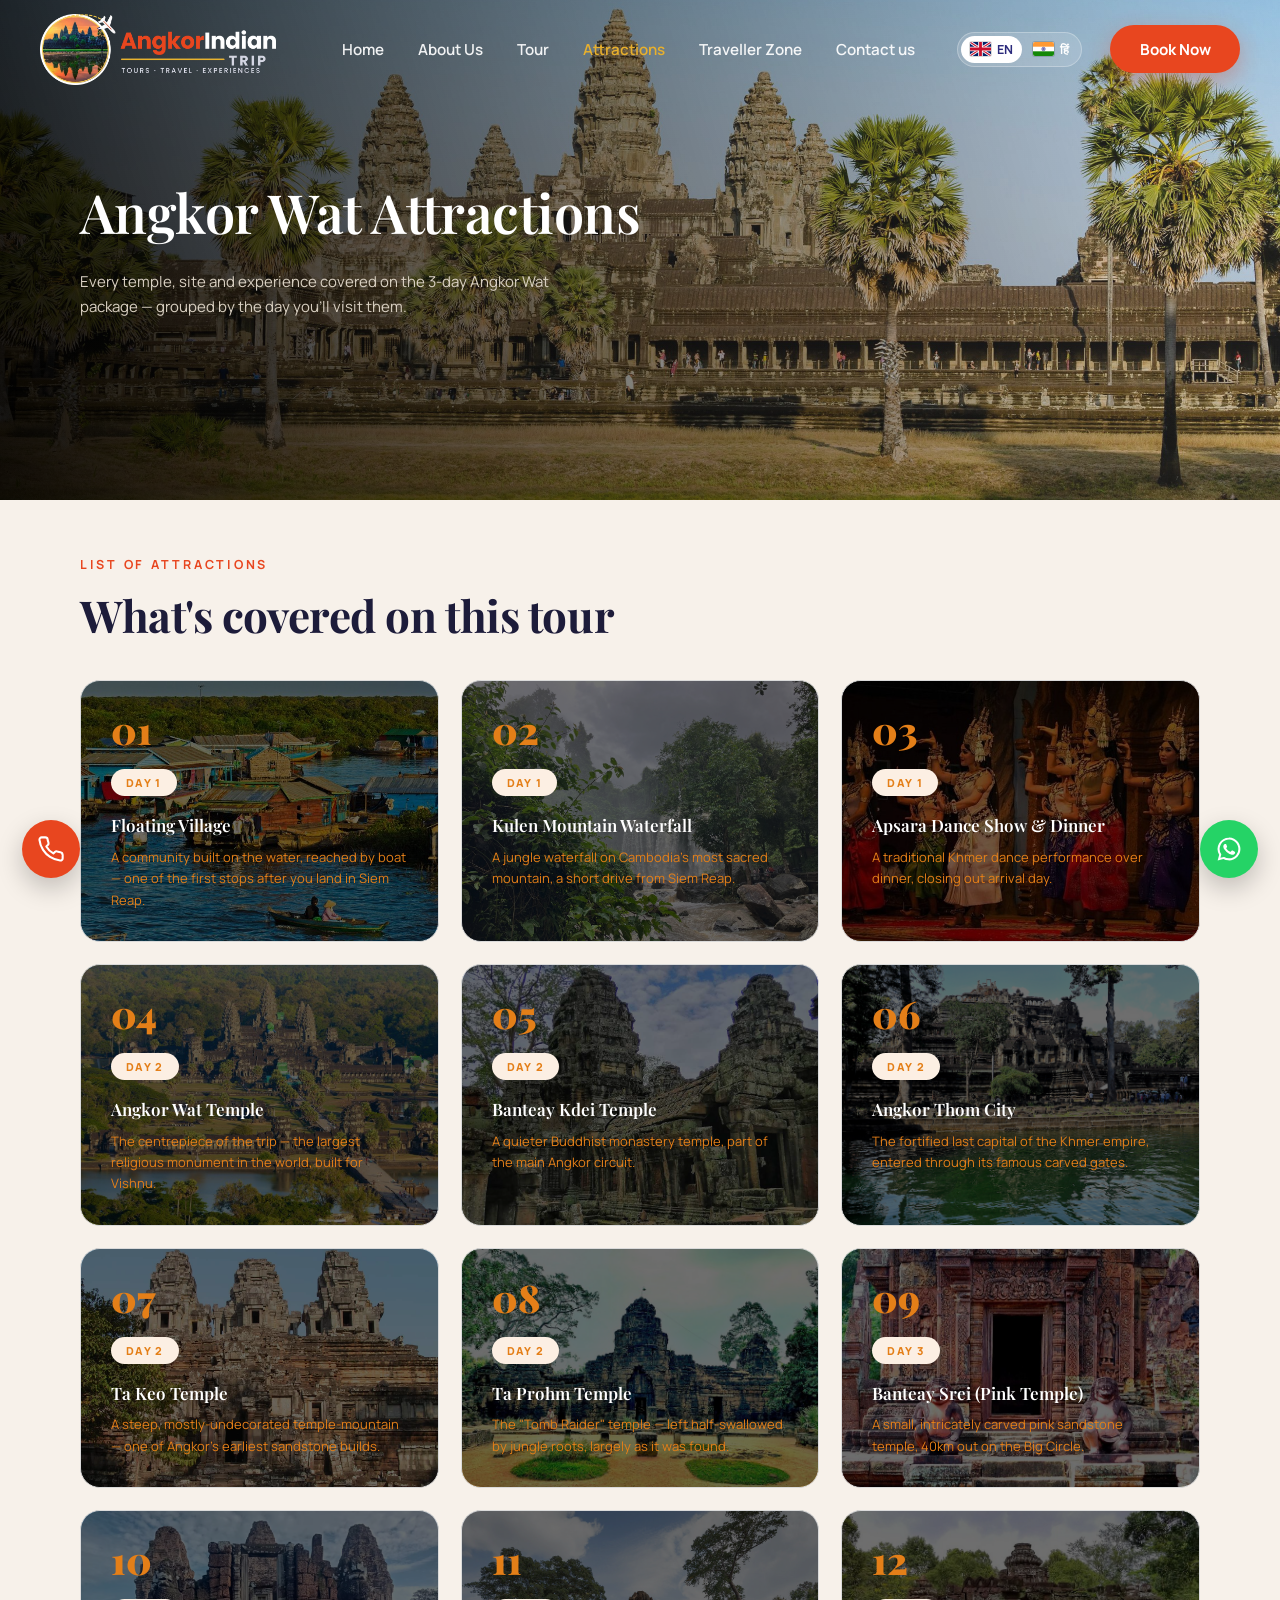
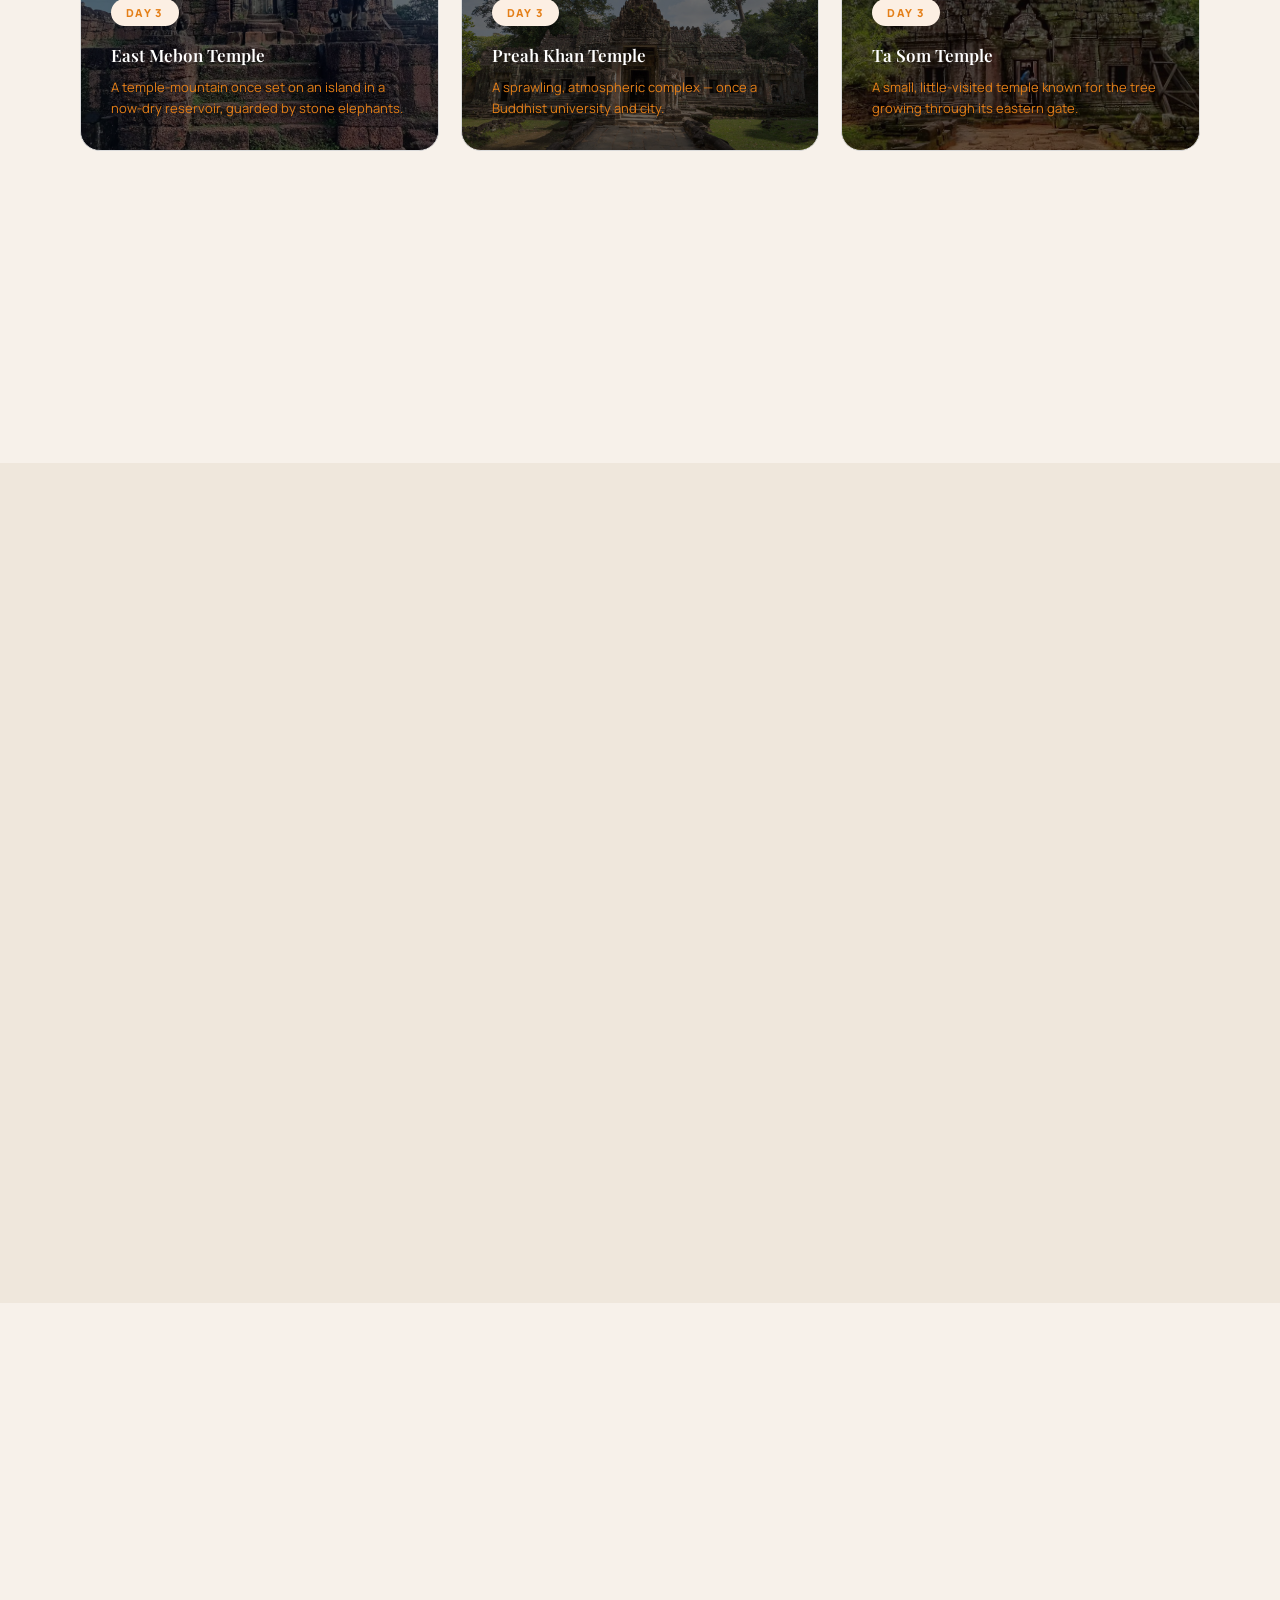
<file: attractions.html>
<!doctype html>
<html lang="en">
<head>
  <meta charset="utf-8">
  <meta name="viewport" content="width=device-width, initial-scale=1">
  <title>Angkor Wat Attractions — What's Covered | AngkorIndianTrip</title>
  <meta name="description" content="Every temple, site and experience on the 3-day Angkor Wat package, grouped by day — plus transport options from VIP car to tuk-tuk.">
  <meta name="theme-color" content="#2B2A7C">
  <link rel="icon" href="assets/img/favicon-32.png" sizes="32x32">
  <link rel="icon" href="assets/img/favicon-192.png" sizes="192x192">
  <link rel="apple-touch-icon" href="assets/img/apple-touch-icon.png">
  <link rel="preconnect" href="https://fonts.googleapis.com">
  <link rel="preconnect" href="https://fonts.gstatic.com" crossorigin>
  <link href="https://fonts.googleapis.com/css2?family=Manrope:wght@400;500;600;700;800&family=Playfair+Display:ital,wght@0,600;0,700;0,900;1,700&display=swap" rel="stylesheet">
  <link rel="stylesheet" href="css/style.css">
</head>
<body data-page="attractions" data-newsletter="false">
<div id="site-header"></div>

<main>
  <section class="page-hero">
    <img class="hero-bg" src="assets/img/photos/vecteezy_angkor-wat-the-world-s-heritage-at-siem-reap-province-of_9258138-scaled.jpg" alt="" fetchpriority="high">
    <div class="container">
      <h1>Angkor Wat Attractions</h1>
      <p>Every temple, site and experience covered on the 3-day Angkor Wat package — grouped by the day you’ll visit them.</p>
    </div>
  </section>

  <section class="section">
    <div class="container">
      <div class="section-head reveal">
        <span class="eyebrow">List of Attractions</span>
        <h2>What's covered on this tour</h2>
      </div>
      <div class="cards cards-3">
        <div class="card attr-card reveal" style="background-image:url('assets/img/photos/69.jpg')"><div class="meta"><span class="idx">01</span><span class="day-tag">Day 1</span></div><h3>Floating Village</h3><p>A community built on the water, reached by boat — one of the first stops after you land in Siem Reap.</p></div>
        <div class="card attr-card reveal" style="background-image:url('assets/img/photos/Viewpoint-of-Phnom-Kulen-Waterfall-kulen-mountains-cambodia-1-scaled-1.jpeg')"><div class="meta"><span class="idx">02</span><span class="day-tag">Day 1</span></div><h3>Kulen Mountain Waterfall</h3><p>A jungle waterfall on Cambodia's most sacred mountain, a short drive from Siem Reap.</p></div>
        <div class="card attr-card reveal" style="background-image:url('assets/img/photos/fd.jpg')"><div class="meta"><span class="idx">03</span><span class="day-tag">Day 1</span></div><h3>Apsara Dance Show &amp; Dinner</h3><p>A traditional Khmer dance performance over dinner, closing out arrival day.</p></div>
        <div class="card attr-card reveal" style="background-image:url('assets/img/photos/veQKQrhqeLXwXHw4Q6qM3N-1000-80.jpg')"><div class="meta"><span class="idx">04</span><span class="day-tag">Day 2</span></div><h3>Angkor Wat Temple</h3><p>The centrepiece of the trip — the largest religious monument in the world, built for Vishnu.</p></div>
        <div class="card attr-card reveal" style="background-image:url('assets/img/photos/Banteay-Kdei-Opening-Time.jpg')"><div class="meta"><span class="idx">05</span><span class="day-tag">Day 2</span></div><h3>Banteay Kdei Temple</h3><p>A quieter Buddhist monastery temple, part of the main Angkor circuit.</p></div>
        <div class="card attr-card reveal" style="background-image:url('assets/img/photos/Angkor_Thom_Baphuon_04.jpg')"><div class="meta"><span class="idx">06</span><span class="day-tag">Day 2</span></div><h3>Angkor Thom City</h3><p>The fortified last capital of the Khmer empire, entered through its famous carved gates.</p></div>
        <div class="card attr-card reveal" style="background-image:url('assets/img/photos/ta-keo-temple-front-entry-1920x1280-1.jpg')"><div class="meta"><span class="idx">07</span><span class="day-tag">Day 2</span></div><h3>Ta Keo Temple</h3><p>A steep, mostly-undecorated temple-mountain — one of Angkor's earliest sandstone builds.</p></div>
        <div class="card attr-card reveal" style="background-image:url('assets/img/photos/photo0jpg.jpg')"><div class="meta"><span class="idx">08</span><span class="day-tag">Day 2</span></div><h3>Ta Prohm Temple</h3><p>The "Tomb Raider" temple — left half-swallowed by jungle roots, largely as it was found.</p></div>
        <div class="card attr-card reveal" style="background-image:url('assets/img/photos/Comprehensive-Guide-To-Banteay-Srei-Temple-The-Citadel-Of-Women.jpg')"><div class="meta"><span class="idx">09</span><span class="day-tag">Day 3</span></div><h3>Banteay Srei (Pink Temple)</h3><p>A small, intricately carved pink sandstone temple, 40km out on the Big Circle.</p></div>
        <div class="card attr-card reveal" style="background-image:url('assets/img/photos/1mi0f224x9a8xxglk9FAB.avif')"><div class="meta"><span class="idx">10</span><span class="day-tag">Day 3</span></div><h3>East Mebon Temple</h3><p>A temple-mountain once set on an island in a now-dry reservoir, guarded by stone elephants.</p></div>
        <div class="card attr-card reveal" style="background-image:url('assets/img/photos/Preah-Khan-Temple.jpg')"><div class="meta"><span class="idx">11</span><span class="day-tag">Day 3</span></div><h3>Preah Khan Temple</h3><p>A sprawling, atmospheric complex — once a Buddhist university and city.</p></div>
        <div class="card attr-card reveal" style="background-image:url('assets/img/photos/photo9jpg.jpg')"><div class="meta"><span class="idx">12</span><span class="day-tag">Day 3</span></div><h3>Ta Som Temple</h3><p>A small, little-visited temple known for the tree growing through its eastern gate.</p></div>
        <div class="card attr-card reveal" style="background-image:url('assets/img/photos/pre-rup.jpg')"><div class="meta"><span class="idx">13</span><span class="day-tag">Day 3</span></div><h3>Pre Rup Temple</h3><p>A striking brick-and-sandstone temple-mountain, a favourite for late-afternoon light.</p></div>
        <div class="card attr-card reveal" style="background-image:url('assets/img/photos/neak-pean-l.jpg')"><div class="meta"><span class="idx">14</span><span class="day-tag">Day 3</span></div><h3>Neak Pean Temple</h3><p>A small temple on an artificial island, reached by a raised wooden walkway.</p></div>
      </div>
    </div>
  </section>

  <section class="section alt">
    <div class="container">
      <div class="section-head reveal">
        <span class="eyebrow">Photo Gallery</span>
        <h2>More from Angkor</h2>
      </div>
      <div class="gallery reveal">
        <div class="big"><video src="assets/video/angkor-wat.mp4" autoplay muted loop playsinline preload="metadata" aria-label="Video of Angkor Wat at sunrise"></video></div>
        <div><img src="assets/img/photos/1mi0f224x9a8xxglk9FAB.avif" alt="Temple gateway at Angkor" loading="lazy"></div>
        <div><img src="assets/img/photos/ta-keo-temple-front-entry-1920x1280-1.jpg" alt="Ta Keo Temple front entry" loading="lazy"></div>
        <div><img src="assets/img/photos/Angkor_Thom_Baphuon_04.jpg" alt="Baphuon temple, Angkor Thom" loading="lazy"></div>
        <div><img src="assets/img/photos/Preah-Khan-Temple.jpg" alt="Preah Khan Temple" loading="lazy"></div>
        <div><img src="assets/img/photos/photo9jpg.jpg" alt="Moss-covered temple ruins" loading="lazy"></div>
        <div><img src="assets/img/photos/Banteay-Kdei-Opening-Time.jpg" alt="Banteay Kdei Temple" loading="lazy"></div>
        <div><img src="assets/img/photos/veQKQrhqeLXwXHw4Q6qM3N-1000-80.jpg" alt="Aerial view of Angkor Wat" loading="lazy"></div>
      </div>
    </div>
  </section>

  <section class="section">
    <div class="container">
      <div class="section-head reveal">
        <span class="eyebrow">Getting Around</span>
        <h2>Mode of transport</h2>
      </div>
      <div class="cards cards-4">
        <div class="media-card reveal"><img src="assets/img/photos/WhatsApp-Image-2026-08-29-at-11.33.56-AM-1024x768.jpeg" alt="VIP car" loading="lazy"><div class="body"><h3>VIP Car</h3><p>A private air-conditioned sedan for small groups who want a quieter, more comfortable ride between temples.</p></div></div>
        <div class="media-card reveal"><img src="assets/img/photos/WhatsApp-Image-2026-08-29-at-11.34.11-AM-1024x768.jpeg" alt="Non-VIP car" loading="lazy"><div class="body"><h3>Non-VIP Car</h3><p>A standard air-conditioned car — the practical, budget-friendly option for couples and small families.</p></div></div>
        <div class="media-card reveal"><img src="assets/img/photos/WhatsApp-Image-2026-08-29-at-11.34.26-AM-1.jpeg" alt="Minibus" loading="lazy"><div class="body"><h3>Minibus</h3><p>For larger groups travelling together — one vehicle, one driver, everyone on the same schedule.</p></div></div>
        <div class="media-card reveal"><img src="assets/img/photos/photo-1747308019602-c19dc5b854a8.avif" alt="Angkor tuk-tuk" loading="lazy"><div class="body"><h3>Angkor Tuk-Tuk</h3><p>The classic way to see the temples — open-air, unhurried, and easy to hop in and out of between stops.</p></div></div>
      </div>
    </div>
  </section>

  <section class="section" style="padding-top:0">
    <div class="container">
      <div class="cta-band reveal">
        <div>
          <h2>Want the full list explained day by day?</h2>
          <p>See how these sites fit into the 3-day itinerary, or ask us for a callback.</p>
        </div>
        <div class="btn-row">
          <a class="btn btn-ghost-light" href="tour.html">See Full Itinerary</a>
          <a class="btn btn-primary" href="contact-us.html#enquiry">Request Callback</a>
        </div>
      </div>
    </div>
  </section>
</main>

<div id="site-footer"></div>
<script src="js/config.js"></script>
<script src="js/lang-hi.js"></script>
<script src="js/i18n.js"></script>
<script src="js/menu.js"></script>
<script src="js/main.js"></script>
</body>
</html>
</file>
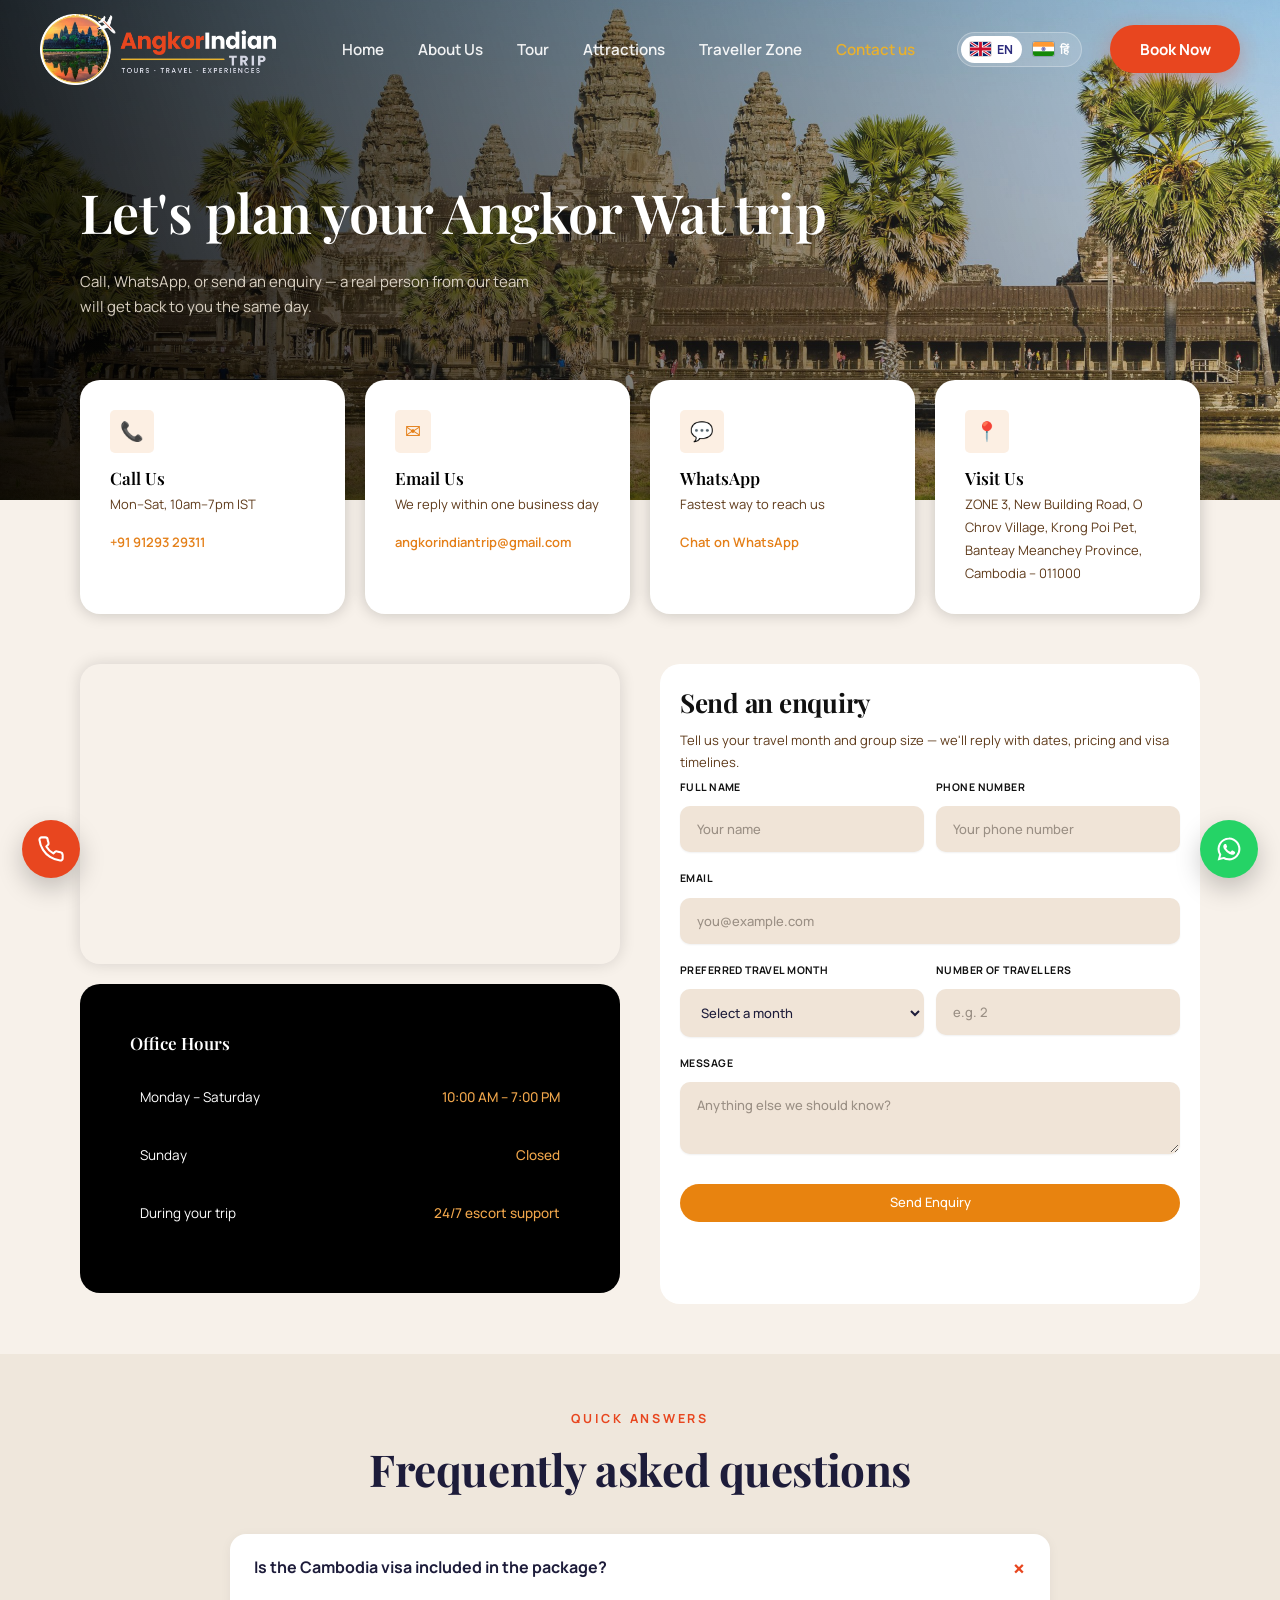
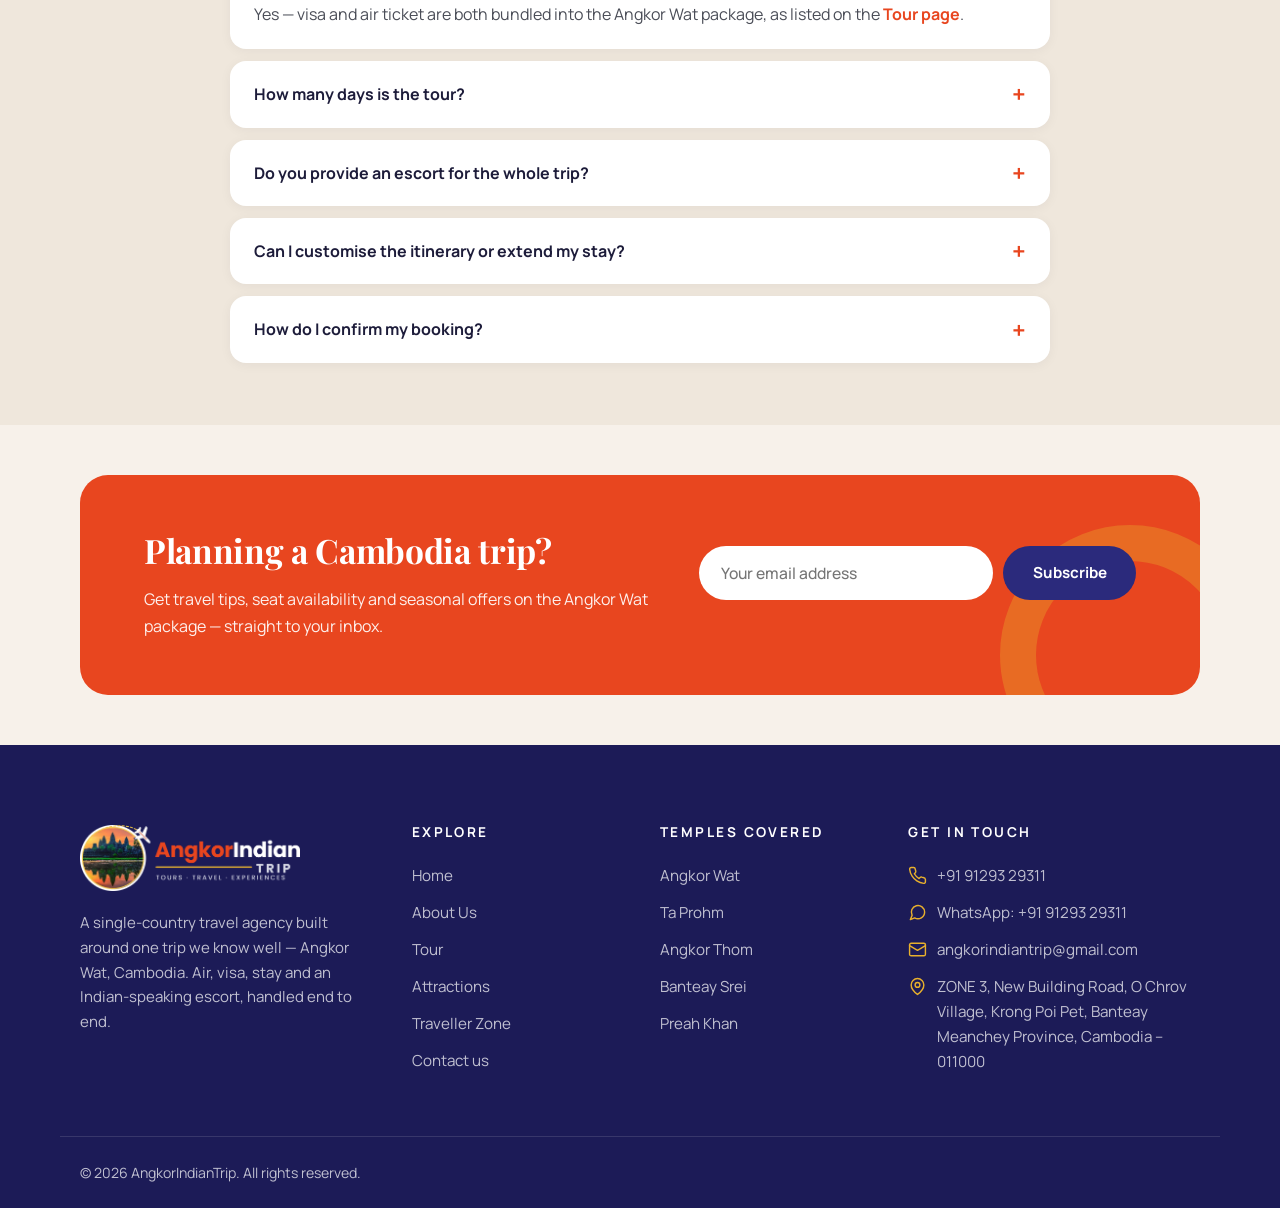
<file: contact-us.html>
<!doctype html>
<html lang="en">
<head>
  <meta charset="utf-8">
  <meta name="viewport" content="width=device-width, initial-scale=1">
  <title>Contact Us — Plan Your Angkor Wat Trip | AngkorIndianTrip</title>
  <meta name="description" content="Call, WhatsApp or send an enquiry to plan your Angkor Wat trip — we reply with dates, pricing and visa timelines the same day.">
  <meta name="theme-color" content="#2B2A7C">
  <link rel="icon" href="assets/img/favicon-32.png" sizes="32x32">
  <link rel="icon" href="assets/img/favicon-192.png" sizes="192x192">
  <link rel="apple-touch-icon" href="assets/img/apple-touch-icon.png">
  <link rel="preconnect" href="https://fonts.googleapis.com">
  <link rel="preconnect" href="https://fonts.gstatic.com" crossorigin>
  <link href="https://fonts.googleapis.com/css2?family=Manrope:wght@400;500;600;700;800&family=Playfair+Display:ital,wght@0,600;0,700;0,900;1,700&display=swap" rel="stylesheet">
  <link rel="stylesheet" href="css/style.css">
</head>
<body data-page="contact">
<div id="site-header"></div>

<main>
  <section class="page-hero">
    <img class="hero-bg" src="assets/img/photos/vecteezy_angkor-wat-the-world-s-heritage-at-siem-reap-province-of_9258138-scaled.jpg" alt="" fetchpriority="high">
    <div class="container">
      <h1 style="max-width:72%">Let's plan your Angkor Wat trip</h1>
      <p>Call, WhatsApp, or send an enquiry — a real person from our team will get back to you the same day.</p>
    </div>
  </section>

  <section class="section" style="padding-top:0">
    <div class="container">
      <div class="cards cards-4 contact-cards">
        <div class="card reveal"><span class="emoji-chip" aria-hidden="true">📞</span><h3>Call Us</h3><small>Mon–Sat, 10am–7pm IST</small><a data-site="phone" href="#"></a></div>
        <div class="card reveal"><span class="emoji-chip" aria-hidden="true">✉</span><h3>Email Us</h3><small>We reply within one business day</small><a data-site="email" href="#"></a></div>
        <div class="card reveal"><span class="emoji-chip" aria-hidden="true">💬</span><h3>WhatsApp</h3><small>Fastest way to reach us</small><a data-site="whatsapp" href="#">Chat on WhatsApp</a></div>
        <div class="card reveal"><span class="emoji-chip" aria-hidden="true">📍</span><h3>Visit Us</h3><small data-site="address"></small></div>
      </div>
    </div>
  </section>

  <!-- Map + office hours on the left, enquiry form on the right -->
  <section class="section">
    <div class="container contact-grid">
      <div class="contact-side">
        <div class="map reveal">
          <iframe title="Office location map" loading="lazy" referrerpolicy="no-referrer-when-downgrade"
            src="https://maps.google.com/maps?q=O%20Chrov%20Village%2C%20Krong%20Poi%20Pet%2C%20Banteay%20Meanchey%2C%20Cambodia&amp;t=m&amp;z=14&amp;output=embed"></iframe>
        </div>
        <div class="hours-card reveal">
          <h3>Office Hours</h3>
          <ul class="hours">
            <li><span>Monday – Saturday</span><b>10:00 AM – 7:00 PM</b></li>
            <li><span>Sunday</span><b>Closed</b></li>
            <li><span>During your trip</span><b>24/7 escort support</b></li>
          </ul>
        </div>
      </div>
      <div class="enquiry-card reveal" id="enquiry">
        <h2>Send an enquiry</h2>
        <p>Tell us your travel month and group size — we'll reply with dates, pricing and visa timelines.</p>
        <form class="form form-2 js-form" data-form="Contact enquiry" novalidate>
          <input type="text" name="website" class="hp" tabindex="-1" autocomplete="off" aria-hidden="true">
          <div class="field"><label for="c-name">Full name</label><input id="c-name" name="name" placeholder="Your name" required autocomplete="name"></div>
          <div class="field"><label for="c-phone">Phone number</label><input id="c-phone" name="phone" type="tel" placeholder="Your phone number" required autocomplete="tel" pattern="[0-9+\-\s()]{7,}"></div>
          <div class="field full"><label for="c-email">Email</label><input id="c-email" name="email" type="email" placeholder="you@example.com" autocomplete="email"></div>
          <div class="field"><label for="c-month">Preferred travel month</label>
            <select id="c-month" name="month">
              <option value="">Select a month</option>
              <option>January</option><option>February</option><option>March</option><option>April</option>
              <option>May</option><option>June</option><option>July</option><option>August</option>
              <option>September</option><option>October</option><option>November</option><option>December</option>
            </select></div>
          <div class="field"><label for="c-trav">Number of travellers</label><input id="c-trav" name="travellers" type="number" min="1" max="99" placeholder="e.g. 2"></div>
          <div class="field full"><label for="c-msg">Message</label><textarea id="c-msg" name="message" placeholder="Anything else we should know?"></textarea></div>
          <div class="full"><button class="btn btn-primary" type="submit">Send Enquiry</button></div>
          <p class="form-msg full" role="status"></p>
        </form>
      </div>
    </div>
  </section>

  <section class="section alt">
    <div class="container" style="max-width:860px">
      <div class="section-head center reveal">
        <span class="eyebrow">Quick Answers</span>
        <h2>Frequently asked questions</h2>
      </div>
      <div class="faq reveal">
        <details open><summary>Is the Cambodia visa included in the package?</summary><p>Yes — visa and air ticket are both bundled into the Angkor Wat package, as listed on the <a href="tour.html" style="color:var(--orange);font-weight:700">Tour page</a>.</p></details>
        <details><summary>How many days is the tour?</summary><p>2 nights / 3 days in Siem Reap, covering the main Angkor circuit on day two and the Big Circle on day three.</p></details>
        <details><summary>Do you provide an escort for the whole trip?</summary><p>Yes, an Indian-speaking escort travels with your group from arrival to departure, with 24/7 support.</p></details>
        <details><summary>Can I customise the itinerary or extend my stay?</summary><p>Yes — call or WhatsApp us with what you have in mind and we’ll check what’s possible.</p></details>
        <details><summary>How do I confirm my booking?</summary><p>Share your travel dates and group size through this page, by phone, or WhatsApp — we’ll confirm availability and the advance payment needed.</p></details>
      </div>
    </div>
  </section>
</main>

<div id="site-footer"></div>
<script src="js/config.js"></script>
<script src="js/lang-hi.js"></script>
<script src="js/i18n.js"></script>
<script src="js/menu.js"></script>
<script src="js/main.js"></script>
</body>
</html>
</file>
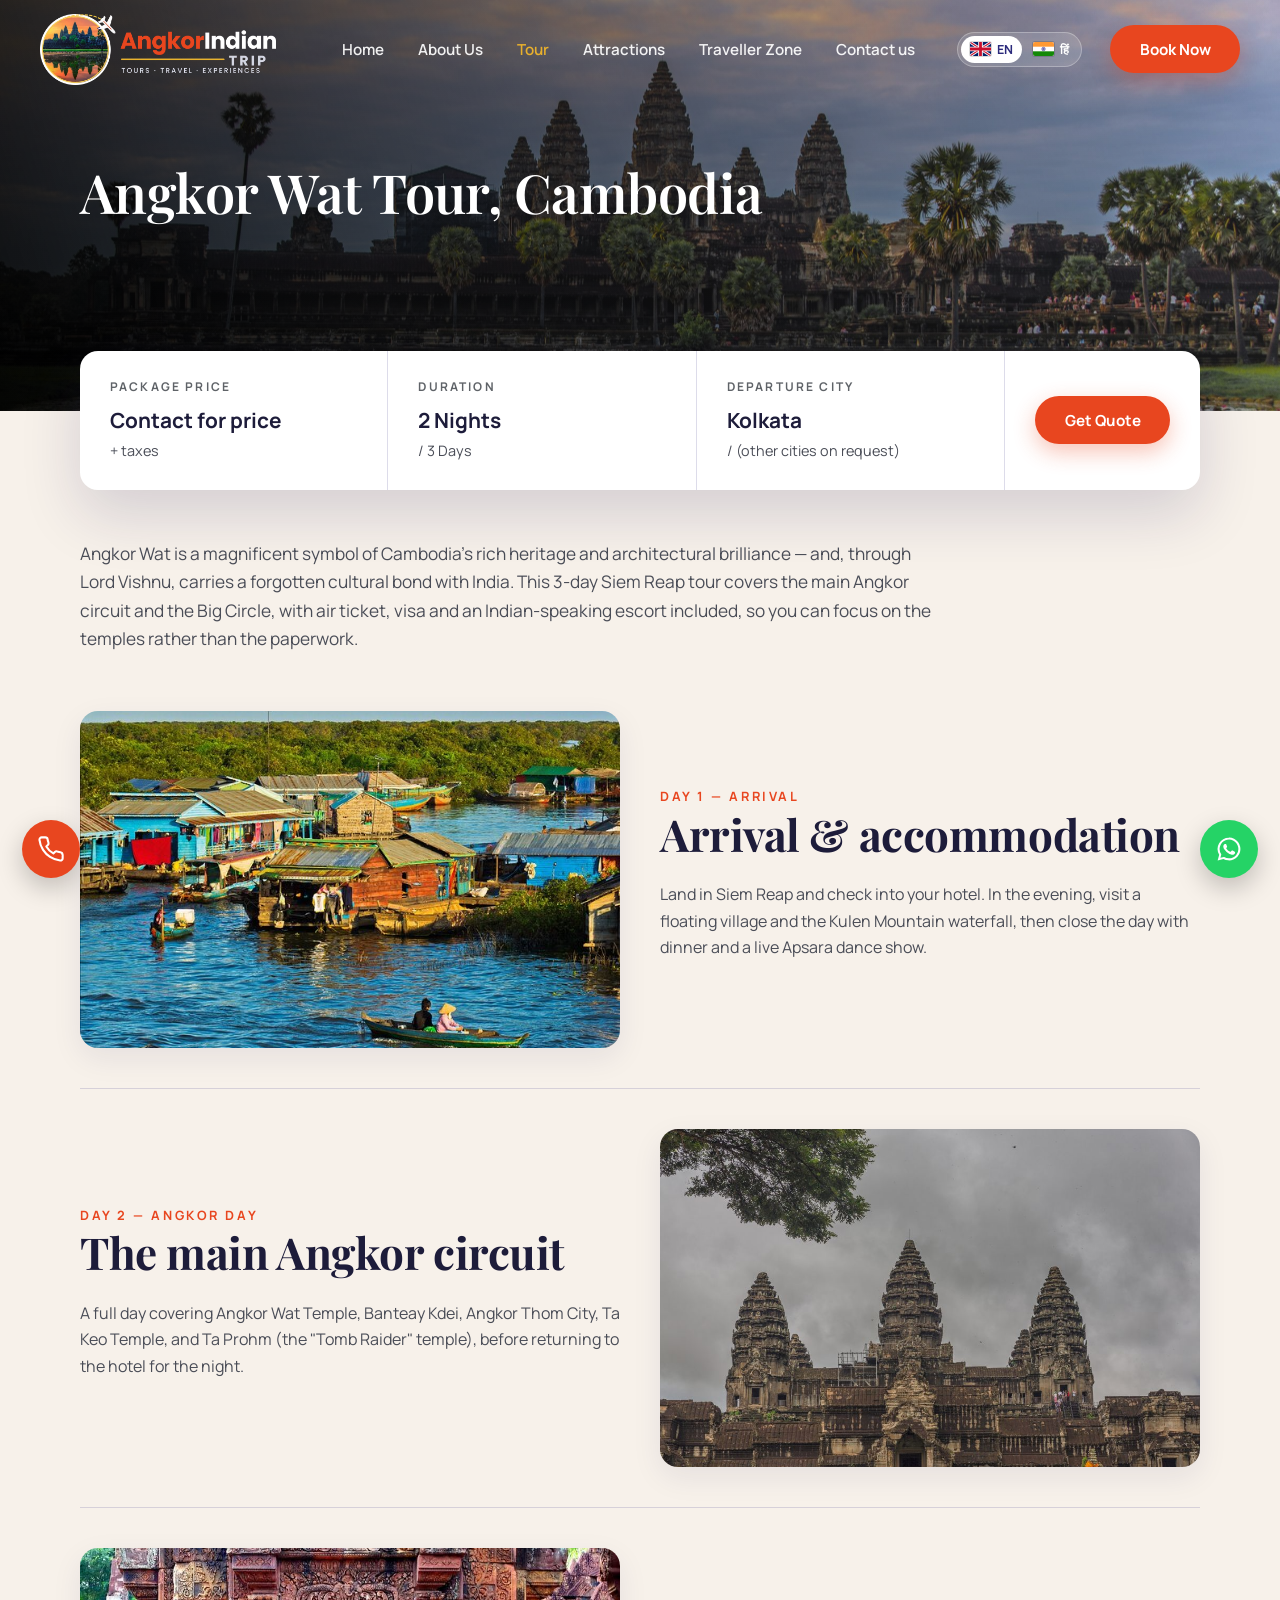
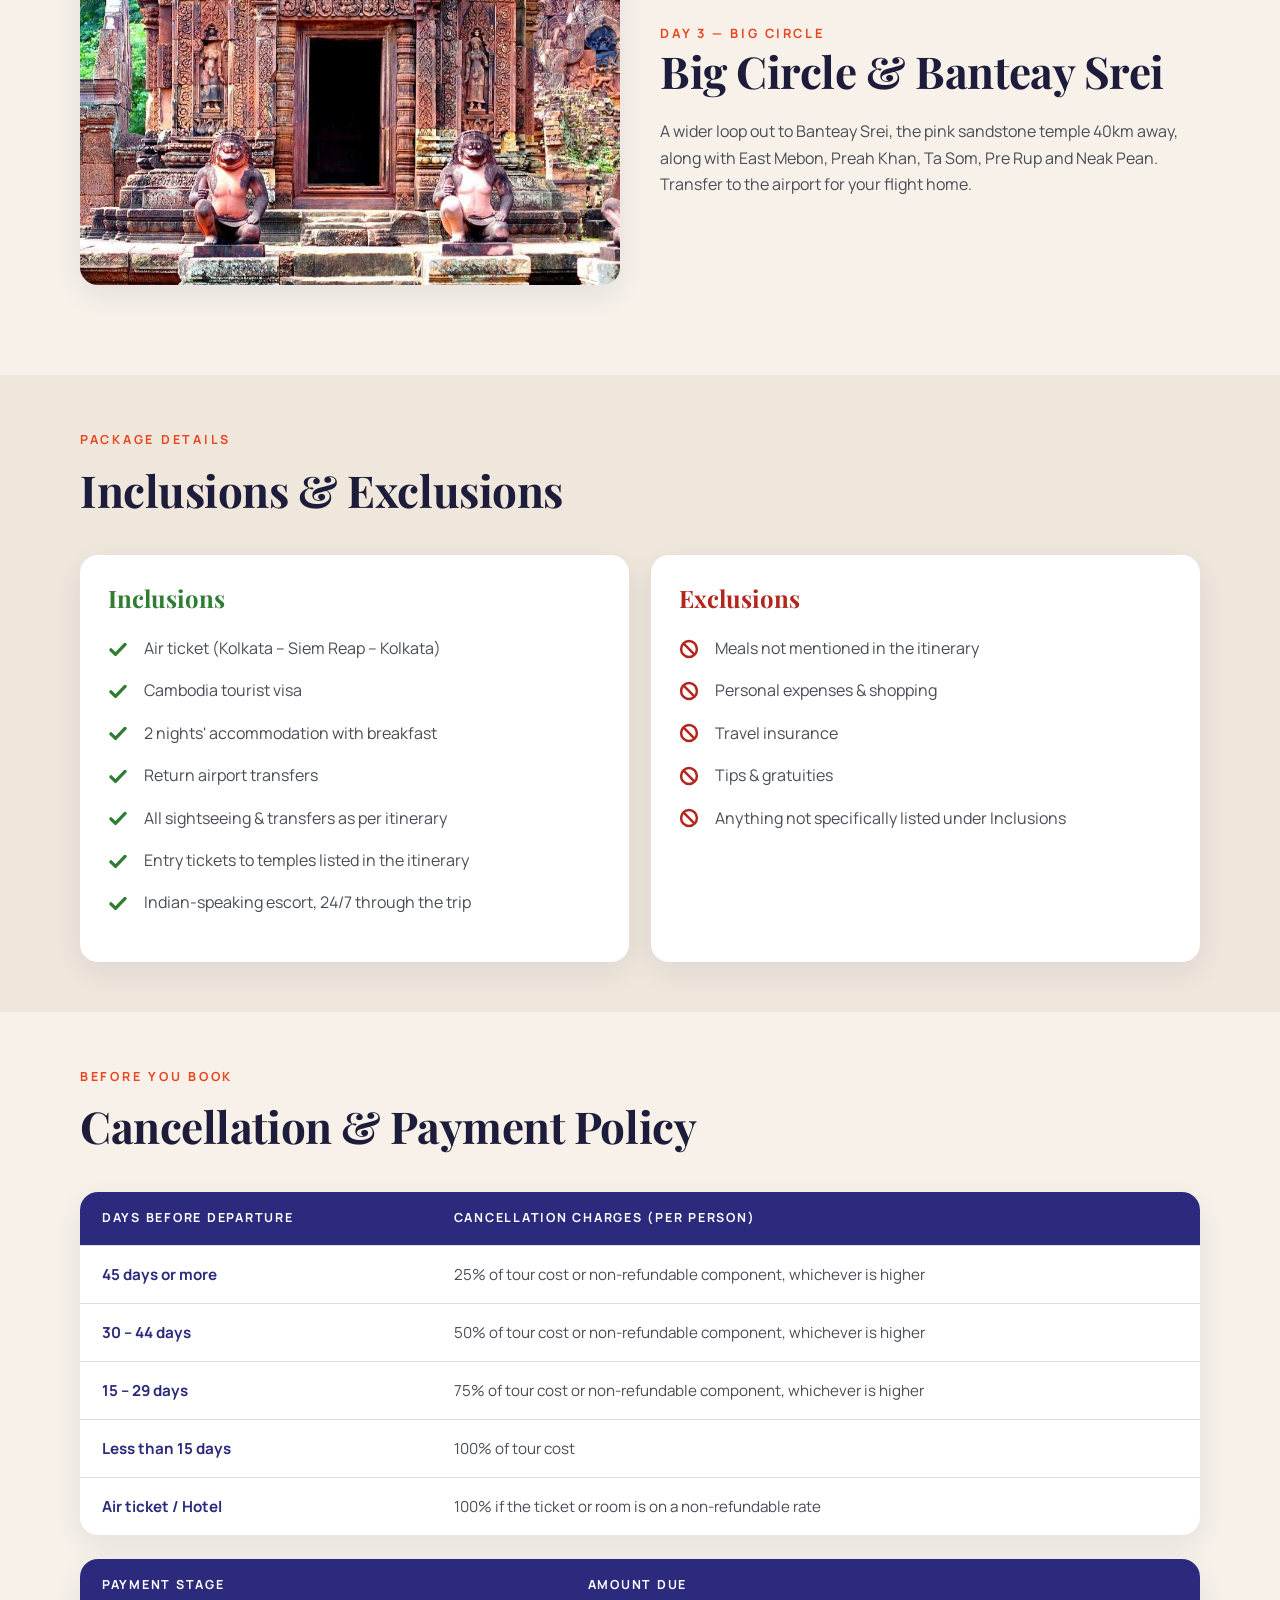
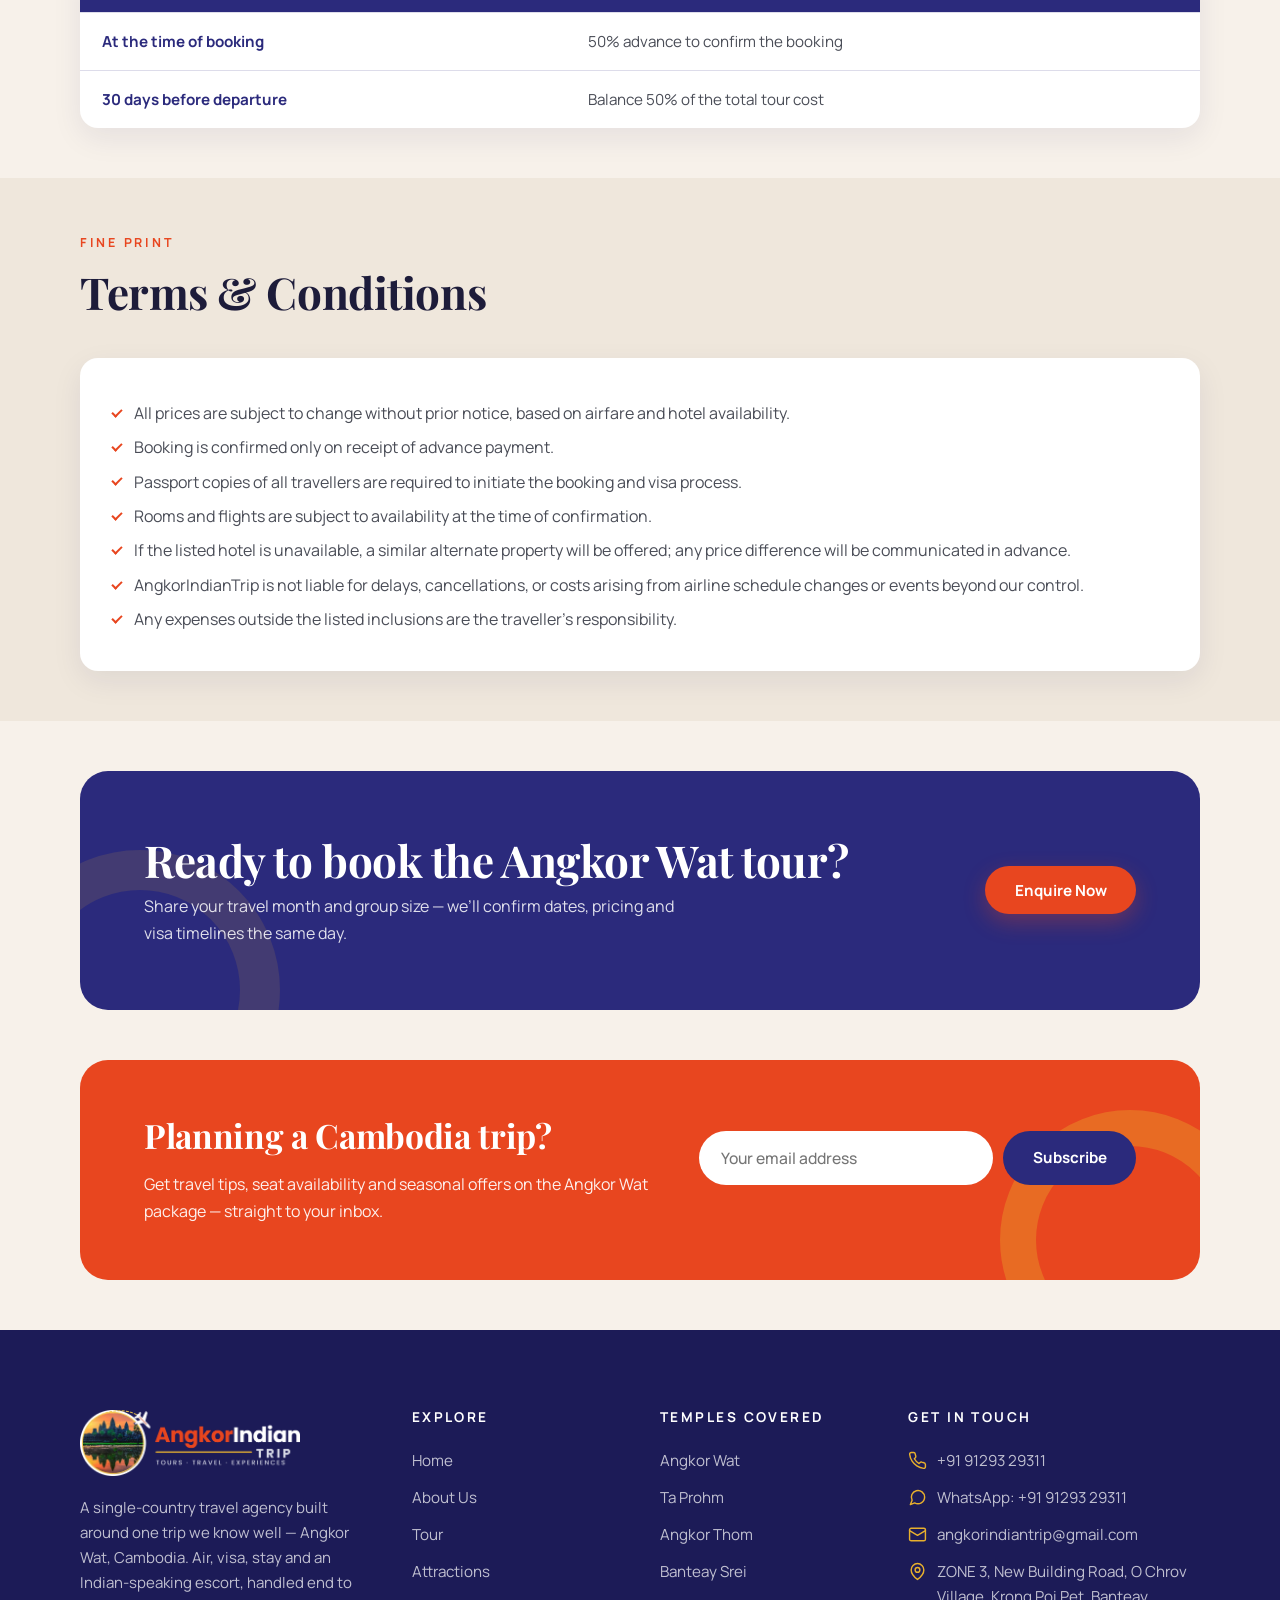
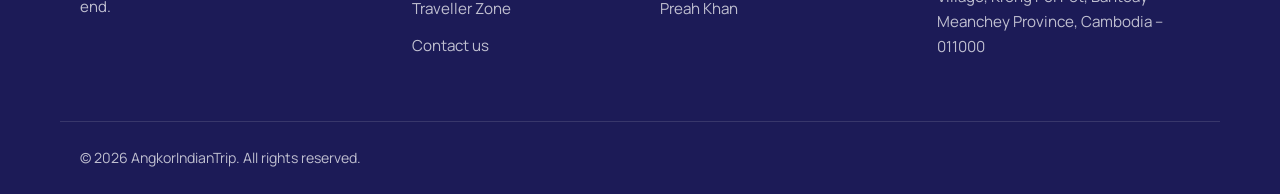
<file: tour.html>
<!doctype html>
<html lang="en">
<head>
  <meta charset="utf-8">
  <meta name="viewport" content="width=device-width, initial-scale=1">
  <title>Angkor Wat Tour, Cambodia — 2 Nights / 3 Days | AngkorIndianTrip</title>
  <meta name="description" content="2 nights / 3 days Angkor Wat tour from Kolkata: air ticket, Cambodia visa, hotel with breakfast, temple entry and an Indian-speaking escort included.">
  <meta name="theme-color" content="#2B2A7C">
  <link rel="icon" href="assets/img/favicon-32.png" sizes="32x32">
  <link rel="icon" href="assets/img/favicon-192.png" sizes="192x192">
  <link rel="apple-touch-icon" href="assets/img/apple-touch-icon.png">
  <link rel="preconnect" href="https://fonts.googleapis.com">
  <link rel="preconnect" href="https://fonts.gstatic.com" crossorigin>
  <link href="https://fonts.googleapis.com/css2?family=Manrope:wght@400;500;600;700;800&family=Playfair+Display:ital,wght@0,600;0,700;0,900;1,700&display=swap" rel="stylesheet">
  <link rel="stylesheet" href="css/style.css">
</head>
<body data-page="tour">
<div id="site-header"></div>

<main>
  <section class="page-hero" style="min-height:411px">
    <img class="hero-bg" src="assets/img/photos/vecteezy_angkor-wat-is-a-temple-complex-in-cambodia-and-the-largest_16694264-scaled.jpg" alt="" fetchpriority="high">
    <div class="container">
      <h1>Angkor Wat Tour, Cambodia</h1>
    </div>
  </section>

  <div class="container">
    <div class="tour-facts reveal">
      <div><small>Package Price</small><b>Contact for price</b><br><span>+ taxes</span></div>
      <div><small>Duration</small><b>2 Nights</b><br><span>/ 3 Days</span></div>
      <div><small>Departure City</small><b>Kolkata</b><br><span>/ (other cities on request)</span></div>
      <div class="cta"><a class="btn btn-primary" href="contact-us.html#enquiry">Get Quote</a></div>
    </div>
  </div>

  <section class="section" style="padding-top:50px">
    <div class="container">
      <p class="lead reveal" style="max-width:860px">Angkor Wat is a magnificent symbol of Cambodia’s rich heritage and architectural brilliance — and, through Lord Vishnu, carries a forgotten cultural bond with India. This 3-day Siem Reap tour covers the main Angkor circuit and the Big Circle, with air ticket, visa and an Indian-speaking escort included, so you can focus on the temples rather than the paperwork.</p>

      <div class="day-block reveal">
        <div>
          <span class="day-label">Day 1 — Arrival</span>
          <h2>Arrival &amp; accommodation</h2>
          <p>Land in Siem Reap and check into your hotel. In the evening, visit a floating village and the Kulen Mountain waterfall, then close the day with dinner and a live Apsara dance show.</p>
        </div>
        <div class="img-col"><img src="assets/img/photos/69.jpg" alt="Floating village on Tonlé Sap" loading="lazy"></div>
      </div>
      <div class="day-block reveal">
        <div>
          <span class="day-label">Day 2 — Angkor Day</span>
          <h2>The main Angkor circuit</h2>
          <p>A full day covering Angkor Wat Temple, Banteay Kdei, Angkor Thom City, Ta Keo Temple, and Ta Prohm (the "Tomb Raider" temple), before returning to the hotel for the night.</p>
        </div>
        <div class="img-col"><img src="assets/img/photos/vecteezy_angkor-wat-kambodia_39193438-1024x683.jpg" alt="Angkor Wat" loading="lazy"></div>
      </div>
      <div class="day-block reveal">
        <div>
          <span class="day-label">Day 3 — Big Circle</span>
          <h2>Big Circle &amp; Banteay Srei</h2>
          <p>A wider loop out to Banteay Srei, the pink sandstone temple 40km away, along with East Mebon, Preah Khan, Ta Som, Pre Rup and Neak Pean. Transfer to the airport for your flight home.</p>
        </div>
        <div class="img-col"><img src="assets/img/photos/Comprehensive-Guide-To-Banteay-Srei-Temple-The-Citadel-Of-Women.jpg" alt="Banteay Srei temple carvings" loading="lazy"></div>
      </div>
    </div>
  </section>

  <section class="section alt">
    <div class="container">
      <div class="section-head reveal">
        <span class="eyebrow">Package Details</span>
        <h2>Inclusions &amp; Exclusions</h2>
      </div>
      <div class="cards cards-2">
        <div class="card incl reveal">
          <h3>Inclusions</h3>
          <ul class="ticks">
            <li>Air ticket (Kolkata – Siem Reap – Kolkata)</li>
            <li>Cambodia tourist visa</li>
            <li>2 nights' accommodation with breakfast</li>
            <li>Return airport transfers</li>
            <li>All sightseeing &amp; transfers as per itinerary</li>
            <li>Entry tickets to temples listed in the itinerary</li>
            <li>Indian-speaking escort, 24/7 through the trip</li>
          </ul>
        </div>
        <div class="card excl reveal">
          <h3>Exclusions</h3>
          <ul class="crosses">
            <li>Meals not mentioned in the itinerary</li>
            <li>Personal expenses &amp; shopping</li>
            <li>Travel insurance</li>
            <li>Tips &amp; gratuities</li>
            <li>Anything not specifically listed under Inclusions</li>
          </ul>
        </div>
      </div>
    </div>
  </section>

  <section class="section">
    <div class="container">
      <div class="section-head reveal">
        <span class="eyebrow">Before You Book</span>
        <h2>Cancellation &amp; Payment Policy</h2>
      </div>
      <div class="table-wrap reveal">
        <table>
          <thead><tr><th>Days before departure</th><th>Cancellation charges (per person)</th></tr></thead>
          <tbody>
            <tr><td><strong>45 days or more</strong></td><td>25% of tour cost or non-refundable component, whichever is higher</td></tr>
            <tr><td><strong>30 – 44 days</strong></td><td>50% of tour cost or non-refundable component, whichever is higher</td></tr>
            <tr><td><strong>15 – 29 days</strong></td><td>75% of tour cost or non-refundable component, whichever is higher</td></tr>
            <tr><td><strong>Less than 15 days</strong></td><td>100% of tour cost</td></tr>
            <tr><td><strong>Air ticket / Hotel</strong></td><td>100% if the ticket or room is on a non-refundable rate</td></tr>
          </tbody>
        </table>
      </div>
      <div class="table-wrap reveal" style="margin-top:24px">
        <table>
          <thead><tr><th>Payment stage</th><th>Amount due</th></tr></thead>
          <tbody>
            <tr><td><strong>At the time of booking</strong></td><td>50% advance to confirm the booking</td></tr>
            <tr><td><strong>30 days before departure</strong></td><td>Balance 50% of the total tour cost</td></tr>
          </tbody>
        </table>
      </div>
    </div>
  </section>

  <section class="section alt">
    <div class="container">
      <div class="section-head reveal">
        <span class="eyebrow">Fine Print</span>
        <h2>Terms &amp; Conditions</h2>
      </div>
      <div class="card reveal">
        <ul class="ticks">
          <li>All prices are subject to change without prior notice, based on airfare and hotel availability.</li>
          <li>Booking is confirmed only on receipt of advance payment.</li>
          <li>Passport copies of all travellers are required to initiate the booking and visa process.</li>
          <li>Rooms and flights are subject to availability at the time of confirmation.</li>
          <li>If the listed hotel is unavailable, a similar alternate property will be offered; any price difference will be communicated in advance.</li>
          <li>AngkorIndianTrip is not liable for delays, cancellations, or costs arising from airline schedule changes or events beyond our control.</li>
          <li>Any expenses outside the listed inclusions are the traveller's responsibility.</li>
        </ul>
      </div>
    </div>
  </section>

  <section class="section">
    <div class="container">
      <div class="cta-band reveal">
        <div>
          <h2>Ready to book the Angkor Wat tour?</h2>
          <p>Share your travel month and group size — we’ll confirm dates, pricing and visa timelines the same day.</p>
        </div>
        <a class="btn btn-primary" href="contact-us.html#enquiry">Enquire Now</a>
      </div>
    </div>
  </section>
</main>

<div id="site-footer"></div>
<script src="js/config.js"></script>
<script src="js/lang-hi.js"></script>
<script src="js/i18n.js"></script>
<script src="js/menu.js"></script>
<script src="js/main.js"></script>
</body>
</html>
</file>
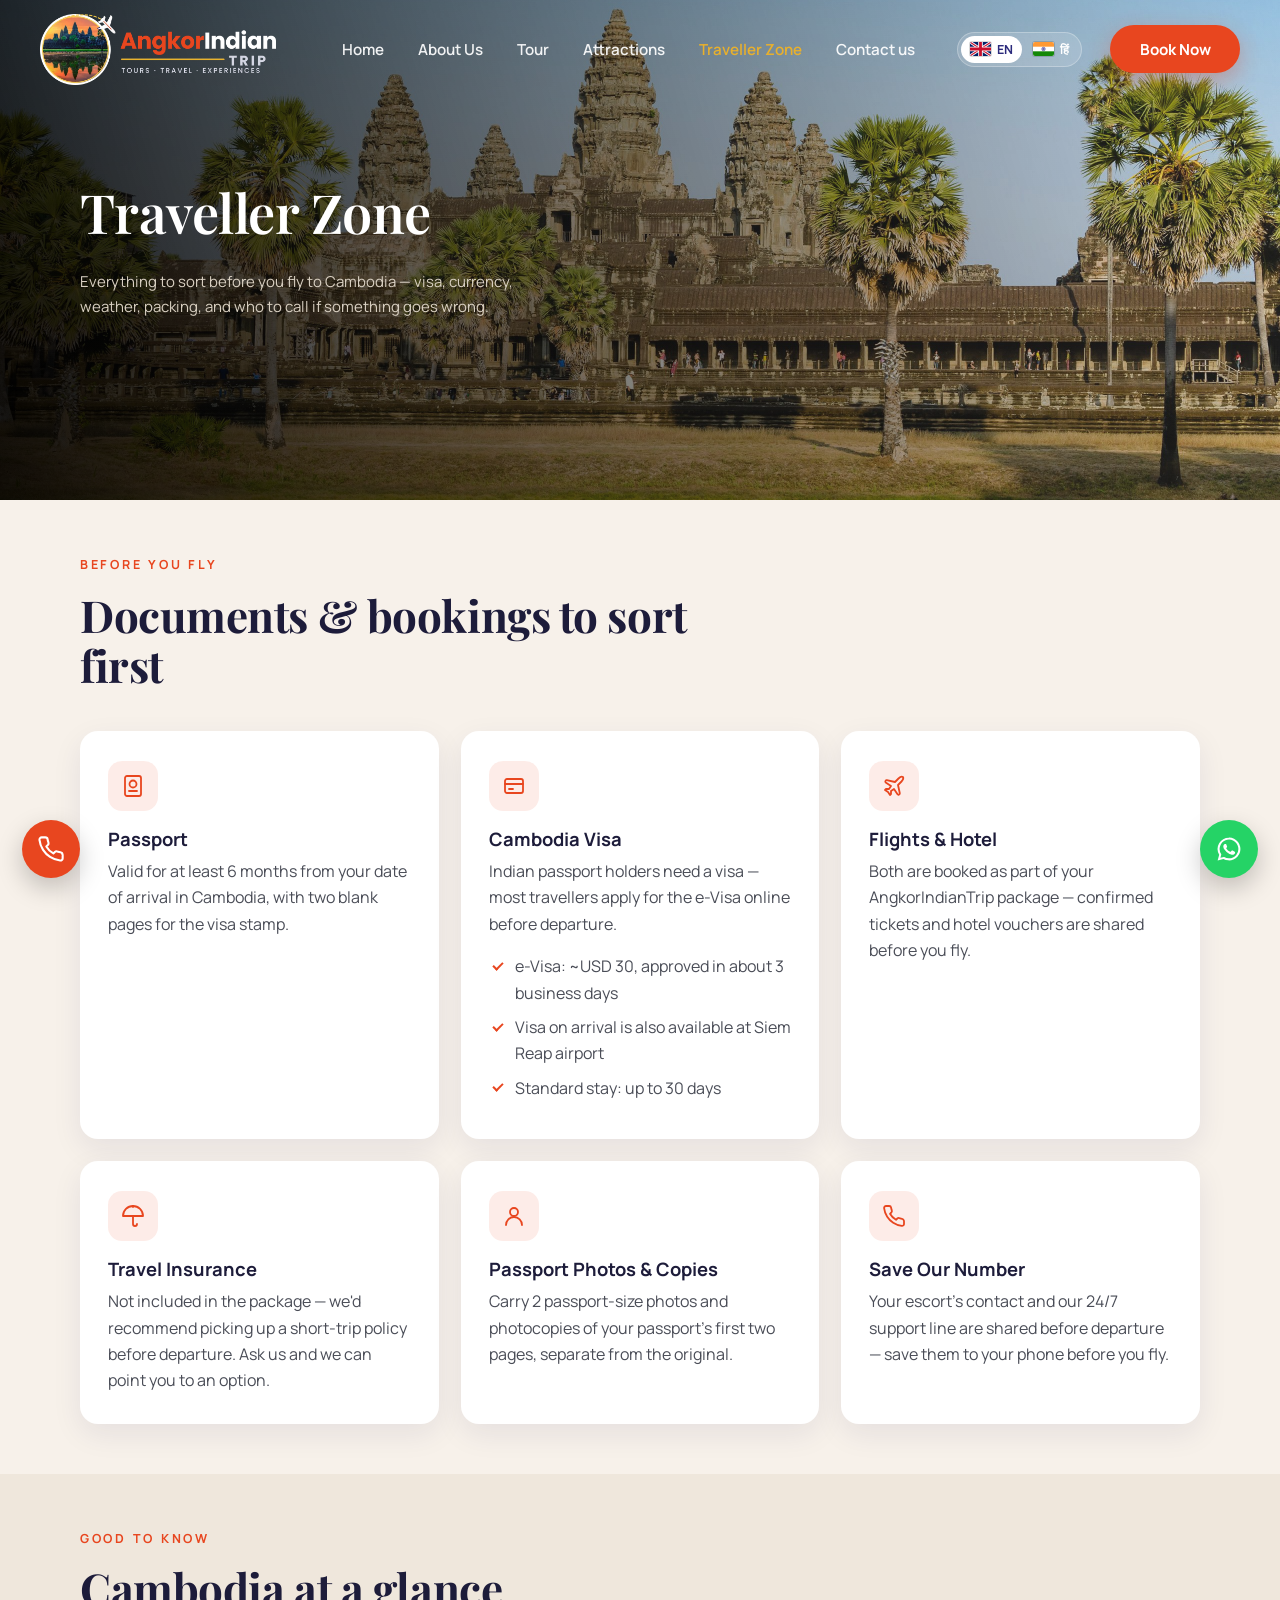
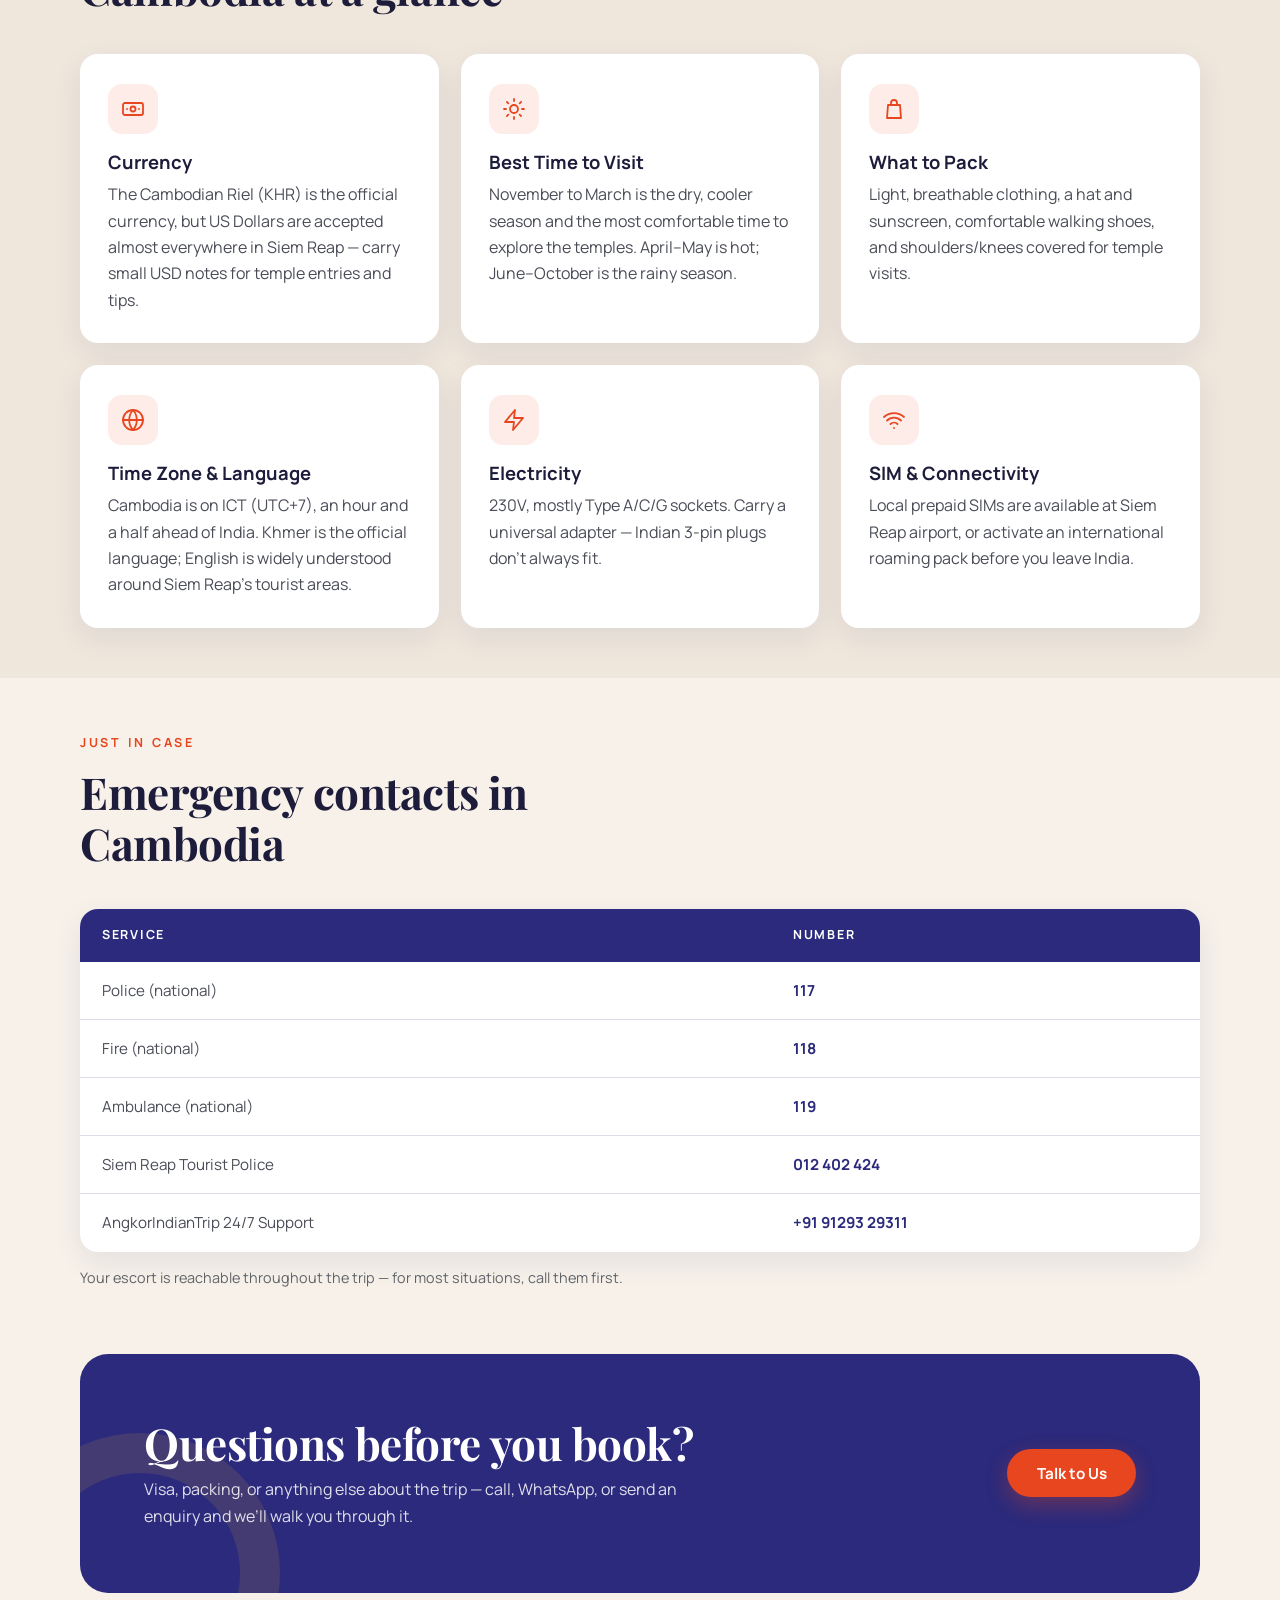
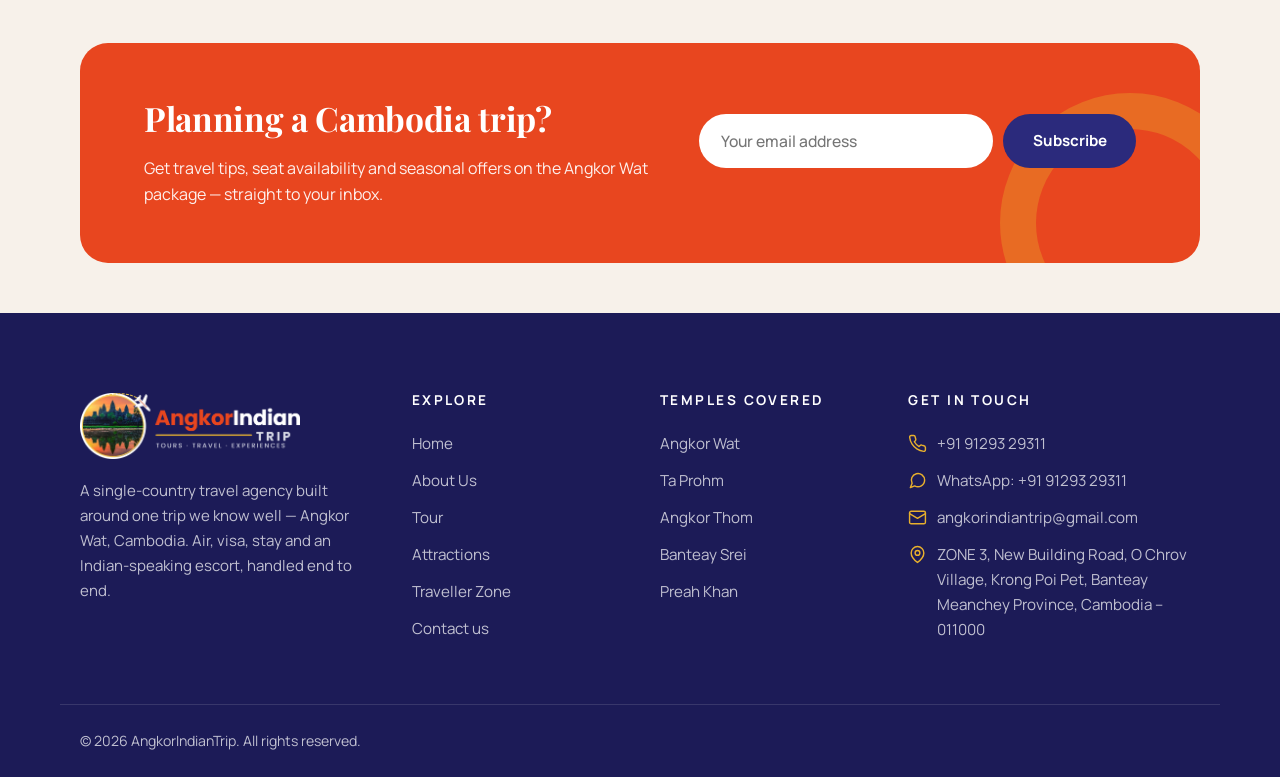
<file: traveller-zone.html>
<!doctype html>
<html lang="en">
<head>
  <meta charset="utf-8">
  <meta name="viewport" content="width=device-width, initial-scale=1">
  <title>Traveller Zone — Cambodia Visa, Currency &amp; Packing | AngkorIndianTrip</title>
  <meta name="description" content="Everything Indian travellers need before flying to Cambodia: passport, visa, currency, weather, packing, SIM cards and emergency numbers.">
  <meta name="theme-color" content="#2B2A7C">
  <link rel="icon" href="assets/img/favicon-32.png" sizes="32x32">
  <link rel="icon" href="assets/img/favicon-192.png" sizes="192x192">
  <link rel="apple-touch-icon" href="assets/img/apple-touch-icon.png">
  <link rel="preconnect" href="https://fonts.googleapis.com">
  <link rel="preconnect" href="https://fonts.gstatic.com" crossorigin>
  <link href="https://fonts.googleapis.com/css2?family=Manrope:wght@400;500;600;700;800&family=Playfair+Display:ital,wght@0,600;0,700;0,900;1,700&display=swap" rel="stylesheet">
  <link rel="stylesheet" href="css/style.css">
</head>
<body data-page="traveller">
<div id="site-header"></div>

<main>
  <section class="page-hero">
    <img class="hero-bg" src="assets/img/photos/vecteezy_angkor-wat-the-world-s-heritage-at-siem-reap-province-of_9258138-scaled.jpg" alt="" fetchpriority="high">
    <div class="container">
      <h1>Traveller Zone</h1>
      <p>Everything to sort before you fly to Cambodia — visa, currency, weather, packing, and who to call if something goes wrong.</p>
    </div>
  </section>

  <section class="section">
    <div class="container">
      <div class="section-head reveal">
        <span class="eyebrow">Before You Fly</span>
        <h2>Documents &amp; bookings to sort first</h2>
      </div>
      <div class="cards cards-3">
        <div class="card reveal"><span class="chip" data-icon="passport"></span><h3>Passport</h3><p>Valid for at least 6 months from your date of arrival in Cambodia, with two blank pages for the visa stamp.</p></div>
        <div class="card reveal"><span class="chip" data-icon="visa"></span><h3>Cambodia Visa</h3><p>Indian passport holders need a visa — most travellers apply for the e-Visa online before departure.</p>
          <ul class="ticks"><li>e-Visa: ~USD 30, approved in about 3 business days</li><li>Visa on arrival is also available at Siem Reap airport</li><li>Standard stay: up to 30 days</li></ul></div>
        <div class="card reveal"><span class="chip" data-icon="plane"></span><h3>Flights &amp; Hotel</h3><p>Both are booked as part of your AngkorIndianTrip package — confirmed tickets and hotel vouchers are shared before you fly.</p></div>
        <div class="card reveal"><span class="chip" data-icon="umbrella"></span><h3>Travel Insurance</h3><p>Not included in the package — we'd recommend picking up a short-trip policy before departure. Ask us and we can point you to an option.</p></div>
        <div class="card reveal"><span class="chip" data-icon="user"></span><h3>Passport Photos &amp; Copies</h3><p>Carry 2 passport-size photos and photocopies of your passport's first two pages, separate from the original.</p></div>
        <div class="card reveal"><span class="chip" data-icon="phone"></span><h3>Save Our Number</h3><p>Your escort's contact and our 24/7 support line are shared before departure — save them to your phone before you fly.</p></div>
      </div>
    </div>
  </section>

  <section class="section alt">
    <div class="container">
      <div class="section-head reveal">
        <span class="eyebrow">Good To Know</span>
        <h2>Cambodia at a glance</h2>
      </div>
      <div class="cards cards-3">
        <div class="card reveal"><span class="chip" data-icon="money"></span><h3>Currency</h3><p>The Cambodian Riel (KHR) is the official currency, but US Dollars are accepted almost everywhere in Siem Reap — carry small USD notes for temple entries and tips.</p></div>
        <div class="card reveal"><span class="chip" data-icon="sun"></span><h3>Best Time to Visit</h3><p>November to March is the dry, cooler season and the most comfortable time to explore the temples. April–May is hot; June–October is the rainy season.</p></div>
        <div class="card reveal"><span class="chip" data-icon="bag"></span><h3>What to Pack</h3><p>Light, breathable clothing, a hat and sunscreen, comfortable walking shoes, and shoulders/knees covered for temple visits.</p></div>
        <div class="card reveal"><span class="chip" data-icon="globe"></span><h3>Time Zone &amp; Language</h3><p>Cambodia is on ICT (UTC+7), an hour and a half ahead of India. Khmer is the official language; English is widely understood around Siem Reap's tourist areas.</p></div>
        <div class="card reveal"><span class="chip" data-icon="bolt"></span><h3>Electricity</h3><p>230V, mostly Type A/C/G sockets. Carry a universal adapter — Indian 3-pin plugs don't always fit.</p></div>
        <div class="card reveal"><span class="chip" data-icon="wifi"></span><h3>SIM &amp; Connectivity</h3><p>Local prepaid SIMs are available at Siem Reap airport, or activate an international roaming pack before you leave India.</p></div>
      </div>
    </div>
  </section>

  <section class="section">
    <div class="container">
      <div class="section-head reveal">
        <span class="eyebrow">Just In Case</span>
        <h2>Emergency contacts in Cambodia</h2>
      </div>
      <div class="table-wrap reveal">
        <table>
          <thead><tr><th>Service</th><th>Number</th></tr></thead>
          <tbody>
            <tr><td>Police (national)</td><td><strong>117</strong></td></tr>
            <tr><td>Fire (national)</td><td><strong>118</strong></td></tr>
            <tr><td>Ambulance (national)</td><td><strong>119</strong></td></tr>
            <tr><td>Siem Reap Tourist Police</td><td><strong>012 402 424</strong></td></tr>
            <tr><td>AngkorIndianTrip 24/7 Support</td><td><strong><a data-site="phone" href="#"></a></strong></td></tr>
          </tbody>
        </table>
      </div>
      <p class="note reveal">Your escort is reachable throughout the trip — for most situations, call them first.</p>
    </div>
  </section>

  <section class="section" style="padding-top:0">
    <div class="container">
      <div class="cta-band reveal">
        <div>
          <h2>Questions before you book?</h2>
          <p>Visa, packing, or anything else about the trip — call, WhatsApp, or send an enquiry and we’ll walk you through it.</p>
        </div>
        <a class="btn btn-primary" href="contact-us.html">Talk to Us</a>
      </div>
    </div>
  </section>
</main>

<div id="site-footer"></div>
<script src="js/config.js"></script>
<script src="js/lang-hi.js"></script>
<script src="js/i18n.js"></script>
<script src="js/menu.js"></script>
<script src="js/main.js"></script>
</body>
</html>
</file>
<file: css/style.css>
/* =========================================================
   AngkorIndianTrip — site styles
   Colours come from the logo. Change them here, in :root.
   ========================================================= */
:root {
  --orange: #E8461F;       /* "Angkor" */
  --orange-hover: #CF3A15;
  --navy: #2B2A7C;         /* "Indian" + ring */
  --navy-deep: #1C1B57;    /* dark sections */
  --navy-ink: #14133F;
  --gold: #E8B02D;         /* underline + inner ring */
  --grey: #5F6368;         /* "TRIP" + tagline */

  --cream: #F7F1EA;
  --cream-2: #EFE7DC;
  --white: #FFFFFF;
  --ink: #1D1C3A;
  --text: #4A4D57;
  --line: rgba(43, 42, 124, 0.16);

  /* The Devanagari fonts are only downloaded when the visitor switches to Hindi */
  --serif: "Playfair Display", "Noto Serif Devanagari", Georgia, "Times New Roman", serif;
  --sans: "Manrope", "Noto Sans Devanagari", system-ui, -apple-system, "Segoe UI", Roboto, sans-serif;

  --radius: 18px;
  --radius-lg: 28px;
  --shadow: 0 10px 30px rgba(28, 27, 87, 0.08);
  --shadow-lg: 0 24px 60px rgba(28, 27, 87, 0.16);
  --container: 1160px;
}

*, *::before, *::after { box-sizing: border-box; }
html { scroll-behavior: smooth; -webkit-text-size-adjust: 100%; }
body {
  margin: 0; background: var(--cream); color: var(--text);
  font-family: var(--sans); font-size: 16px; line-height: 1.65;
  -webkit-font-smoothing: antialiased; overflow-x: hidden;
}
img, video, iframe { max-width: 100%; display: block; }
a { color: inherit; text-decoration: none; }
h1, h2, h3, h4 { color: var(--ink); margin: 0 0 .5em; line-height: 1.15; }
h1, h2 { font-family: var(--serif); font-weight: 700; letter-spacing: -0.01em; }
h2 { font-size: clamp(1.9rem, 3.6vw, 2.75rem); }
h3 { font-size: 1.15rem; font-weight: 700; }
p { margin: 0 0 1em; }
ul { padding: 0; margin: 0; list-style: none; }
.ico { width: 1.25em; height: 1.25em; flex: none; }
.sr-only, .hp { position: absolute !important; width: 1px; height: 1px; overflow: hidden; clip: rect(0 0 0 0); white-space: nowrap; }
:focus-visible { outline: 3px solid var(--gold); outline-offset: 3px; }

.container { width: 100%; max-width: var(--container); margin: 0 auto; padding: 0 20px; }
/* 50px between sections. Neighbours on the same background share one gap instead of stacking two. */
.section { padding: 50px 0; }
.section:not(.alt) + .section:not(.alt), .section.alt + .section.alt { padding-top: 0; }
body:not([data-newsletter="false"]) main > .section:not(.alt):last-child { padding-bottom: 0; }
.section.alt { background: var(--cream-2); }
.section-head { max-width: 640px; margin-bottom: 40px; }
.section-head.center { margin-left: auto; margin-right: auto; text-align: center; }
.eyebrow {
  display: inline-block; font-size: .78rem; font-weight: 700; letter-spacing: .22em;
  text-transform: uppercase; color: var(--orange); margin-bottom: 14px;
}
.lead { font-size: 1.08rem; }

/* ---------- Buttons ---------- */
.btn {
  display: inline-flex; align-items: center; justify-content: center; gap: .55em;
  padding: .95em 1.8em; border-radius: 999px; border: 2px solid transparent;
  font: 700 .95rem/1 var(--sans); cursor: pointer; white-space: nowrap;
  transition: background .2s, color .2s, transform .2s, box-shadow .2s, border-color .2s;
}
.btn:hover { transform: translateY(-2px); }
.btn-primary { background: var(--orange); color: #fff; box-shadow: 0 8px 22px rgba(232, 70, 31, .32); }
.btn-primary:hover { background: var(--orange-hover); }
.btn-dark { background: var(--navy); color: #fff; }
.btn-dark:hover { background: var(--navy-ink); }
.btn-outline { border-color: var(--navy); color: var(--navy); }
.btn-outline:hover { background: var(--navy); color: #fff; }
.btn-ghost-light { border-color: rgba(255,255,255,.55); color: #fff; }
.btn-ghost-light:hover { background: #fff; color: var(--navy); }
.btn-row { display: flex; flex-wrap: wrap; gap: 14px; align-items: center; }
.call-link { display: inline-flex; align-items: center; gap: 12px; color: #fff; font-weight: 700; }
.call-link .ring { width: 46px; height: 46px; border-radius: 50%; border: 1.5px solid rgba(255,255,255,.6); display: grid; place-items: center; transition: background .2s; }
.call-link:hover .ring { background: var(--orange); border-color: var(--orange); }

/* ---------- Header ---------- */
.site-header {
  position: fixed; inset: 0 0 auto; z-index: 50; padding: 14px 0;
  transition: background .3s, box-shadow .3s, padding .3s;
}
.header-inner { display: flex; align-items: center; gap: 28px; max-width: 1240px; }
.brand { display: block; width: 236px; flex: none; position: relative; }
.brand img { width: 100%; height: auto; transition: opacity .3s; }
.brand .logo-on-light { position: absolute; inset: 0; opacity: 0; }
.main-nav { margin-left: auto; }
.main-nav ul { display: flex; gap: 6px; }
.main-nav a { display: block; white-space: nowrap; padding: 10px 14px; color: rgba(255,255,255,.92); font-weight: 600; font-size: .95rem; border-radius: 999px; transition: color .2s, background .2s; }
.main-nav a:hover { color: #fff; background: rgba(255,255,255,.12); }
.main-nav a.active { color: var(--gold); }
.main-nav .nav-cta-mobile { display: none; }

/* Language switch (flags) */
.lang-switch { display: flex; flex: none; gap: 2px; padding: 3px; border-radius: 999px; background: rgba(255,255,255,.14); border: 1px solid rgba(255,255,255,.28); }
.lang-switch button { display: flex; align-items: center; gap: 6px; border: 0; background: none; color: #fff; font: 700 .78rem var(--sans); padding: 5px 9px; border-radius: 999px; cursor: pointer; transition: background .2s, color .2s; }
.lang-switch svg { width: 21px; height: 14px; border-radius: 2px; box-shadow: 0 0 0 1px rgba(0,0,0,.15); }
.lang-switch button:hover { background: rgba(255,255,255,.18); }
.lang-switch button.active { background: #fff; color: var(--navy); }
.site-header.scrolled .lang-switch { background: var(--cream-2); border-color: var(--line); }
.site-header.scrolled .lang-switch button { color: var(--ink); }
.site-header.scrolled .lang-switch button:hover { background: rgba(43,42,124,.1); }
.site-header.scrolled .lang-switch button.active { background: var(--navy); color: #fff; }
body.nav-open .site-header .lang-switch { position: relative; z-index: 2; }
/* Hamburger: three bars that fold into a cross */
.nav-toggle { display: none; flex-direction: column; gap: 6px; margin-left: auto; background: none; border: 0; color: #fff; padding: 12px 8px; cursor: pointer; }
.nav-toggle span { display: block; width: 26px; height: 2.5px; border-radius: 2px; background: currentColor; transition: transform .4s cubic-bezier(.6,0,.2,1), opacity .2s; }
body.nav-open .nav-toggle span:nth-child(1) { transform: translateY(8.5px) rotate(45deg); }
body.nav-open .nav-toggle span:nth-child(2) { opacity: 0; transform: scaleX(0); }
body.nav-open .nav-toggle span:nth-child(3) { transform: translateY(-8.5px) rotate(-45deg); }

.site-header.scrolled { background: rgba(255,255,255,.97); box-shadow: 0 6px 24px rgba(20,19,63,.08); padding: 8px 0; backdrop-filter: blur(8px); }
.site-header.scrolled .logo-on-dark { opacity: 0; }
.site-header.scrolled .logo-on-light { opacity: 1; }
.site-header.scrolled .main-nav a { color: var(--ink); }
.site-header.scrolled .main-nav a:hover { background: var(--cream-2); }
.site-header.scrolled .main-nav a.active { color: var(--orange); }
.site-header.scrolled .nav-toggle { color: var(--navy); }

/* ---------- Hero (home) ---------- */
.hero {
  position: relative; min-height: 100vh; min-height: 100svh; display: flex; align-items: center;
  color: #fff; padding: 140px 0 70px; overflow: hidden; background: var(--navy-deep);
}
.hero-bg { position: absolute; inset: 0; width: 100%; height: 100%; object-fit: cover; }
.hero::after {
  content: ""; position: absolute; inset: 0; z-index: 1; pointer-events: none;
  /* same overlay as the inner-page banners (old site): black at bottom-left, almost clear at top-right */
  opacity: .92; background: linear-gradient(253deg, rgba(226,226,226,.13) 0%, #000 100%);
}
.hero .container { position: relative; z-index: 2; }
.hero-script { font-family: var(--serif); font-style: italic; font-weight: 700; color: var(--gold); font-size: clamp(1.4rem, 2.6vw, 2rem); margin-bottom: 18px; }
.hero h1, .hero .hero-title { color: #fff; font-size: clamp(2.8rem, 7vw, 5.4rem); line-height: 1.02; text-transform: uppercase; margin-bottom: 26px; text-shadow: 0 6px 30px rgba(20,19,63,.45); }
.hero .hero-title.is-long { font-size: clamp(2rem, 6.2vw, 4.8rem); }
.hero-text { max-width: 520px; font-size: 1.08rem; color: rgba(255,255,255,.9); margin-bottom: 34px; }

/* Hero slider: photos wipe in from the side behind a moving shadow, text slides in after */
.hero-slides { position: absolute; inset: 0; z-index: 0; overflow: hidden; }
.hero-slides .hero-bg { opacity: 0; }
.hero-slides .hero-bg.is-prev { opacity: 1; }
.hero-slides .hero-bg.is-active { opacity: 1; z-index: 1; animation: heroWipe 1.3s cubic-bezier(.77,0,.18,1) both, heroZoom 8s ease-out both; }
.hero-sweep {
  position: absolute; top: 0; bottom: 0; left: 0; width: 30%; z-index: 2; opacity: 0; pointer-events: none;
  background: linear-gradient(90deg, transparent, rgba(0,0,0,.75));
}
.hero-sweep.run { animation: heroSweep 1.3s cubic-bezier(.77,0,.18,1) both; }
@keyframes heroWipe { from { clip-path: inset(0 0 0 100%); } to { clip-path: inset(0); } }
@keyframes heroZoom { from { transform: scale(1.14); } to { transform: scale(1); } }
@keyframes heroSweep { 0% { transform: translateX(233.4%); opacity: 1; } 85% { opacity: 1; } 100% { transform: translateX(-100%); opacity: 0; } }

.hero-copy { display: grid; grid-template-columns: minmax(0, 1fr); }
.hero-slide { grid-area: 1 / 1; visibility: hidden; transition: visibility 0s .45s; }
.hero-slide.is-active { visibility: visible; transition-delay: 0s; }
.hero-slide > * { opacity: 0; transform: translateX(-56px); transition: opacity .45s ease, transform .45s ease; }
.hero-slide.is-active > * { opacity: 1; transform: none; transition: opacity .8s ease, transform .9s cubic-bezier(.2,.7,.2,1); }
.hero-slide.is-active > :nth-child(1) { transition-delay: .45s; }
.hero-slide.is-active > :nth-child(2) { transition-delay: .6s; }
.hero-slide.is-active > :nth-child(3) { transition-delay: .75s; }

.hero-nav { position: absolute; left: 0; right: 0; bottom: 22px; z-index: 3; display: flex; justify-content: center; gap: 10px; padding: 0 84px; }
.hero-dot {
  border: 0; background: none; cursor: pointer; padding: 8px 4px; min-width: 96px; text-align: left;
  color: rgba(255,255,255,.6); font: 700 .78rem var(--sans); letter-spacing: .04em; transition: color .2s;
}
.hero-dot:hover, .hero-dot.is-active { color: #fff; }
.hero-dot i { display: block; height: 3px; margin-top: 8px; border-radius: 3px; background: rgba(255,255,255,.3); overflow: hidden; }
.hero-dot i::after { content: ""; display: block; height: 100%; background: var(--gold); transform: scaleX(0); transform-origin: left; }
.hero-dot.is-active i::after { animation: heroProgress 6.5s linear forwards; }
.hero.is-paused .hero-dot.is-active i::after { animation-play-state: paused; }
@keyframes heroProgress { to { transform: scaleX(1); } }
.hero-card > * { transition: opacity .3s ease; }
.hero-card.is-swapping > * { opacity: 0; }
.hero-stats { display: flex; flex-wrap: wrap; gap: 18px 40px; margin-top: 56px; }
.hero-stat { display: flex; align-items: center; gap: 12px; }
.hero-stat .chip { width: 44px; height: 44px; border-radius: 12px; display: grid; place-items: center; background: rgba(232,70,31,.9); color: #fff; }
.hero-stat strong { display: block; color: #fff; font-size: 1rem; }
.hero-stat span { font-size: .85rem; color: rgba(255,255,255,.72); }
.hero-card {
  position: absolute; right: max(20px, calc((100vw - 1240px) / 2)); bottom: 70px; z-index: 2;
  display: flex; gap: 14px; align-items: center; background: #fff; color: var(--ink);
  padding: 12px 18px 12px 12px; border-radius: 16px; box-shadow: var(--shadow-lg); max-width: 300px;
}
.hero-card img { width: 66px; height: 66px; border-radius: 10px; object-fit: cover; }
.hero-card small { color: var(--grey); font-size: .75rem; }
.hero-card strong { display: block; font-size: .98rem; }
.hero-card em { font-style: normal; color: var(--orange); font-size: .78rem; font-weight: 700; }
.hero-card em::after { content: " ●"; color: #22A35A; }

/* ---------- Page hero (inner pages) ---------- */
/* Same measurements as the old site's page banners */
.page-hero {
  position: relative; display: flex; align-items: center; min-height: 500px;
  color: #fff; padding: 40px 0; background: var(--navy-deep); overflow: hidden;
}
.page-hero .hero-bg { object-position: center 20%; }
.page-hero::after {
  content: ""; position: absolute; inset: 0; opacity: .92;
  background: linear-gradient(253deg, rgba(226,226,226,.13) 0%, #000 100%);
}
.page-hero .container { position: relative; z-index: 2; width: 100%; }
.page-hero h1 { color: #fff; font-size: clamp(25px, 4.5vw, 54px); font-weight: 600; max-width: 67%; }
.page-hero p { max-width: 42%; font-size: clamp(13px, 1.25vw, 15px); color: #D9D0C2; margin-bottom: 0; }
.page-hero .eyebrow { color: var(--gold); }

/* ---------- Filter tabs + stop cards ---------- */
.filter-tabs { display: flex; flex-wrap: wrap; gap: 10px; margin-bottom: 30px; }
.filter-tabs button {
  border: 0; background: var(--white); color: var(--ink); font: 600 .92rem var(--sans);
  padding: 12px 28px; border-radius: 999px; cursor: pointer; box-shadow: 0 2px 10px rgba(20,19,63,.06); transition: background .2s, color .2s;
}
.filter-tabs button:hover { background: var(--cream-2); }
.filter-tabs button.active { background: var(--navy); color: #fff; }
.stop-grid { display: grid; grid-template-columns: repeat(4, 1fr); gap: 22px; }
.stop-card { background: #fff; border-radius: var(--radius); overflow: hidden; box-shadow: var(--shadow); transition: transform .25s, box-shadow .25s; }
.stop-card:hover { transform: translateY(-5px); box-shadow: var(--shadow-lg); }
.stop-card[hidden] { display: none; }
.stop-card .img { aspect-ratio: 3 / 2; overflow: hidden; background: var(--cream-2); }
.stop-card img { width: 100%; height: 100%; object-fit: cover; transition: transform .5s; }
.stop-card:hover img { transform: scale(1.06); }
.stop-card .body { display: flex; justify-content: space-between; align-items: flex-end; gap: 10px; padding: 18px 20px 22px; }
.stop-card h3 { font-size: 1.02rem; margin: 0; }
.day-tag { flex: none; font-size: .78rem; font-weight: 700; color: var(--orange); background: rgba(232,70,31,.08); padding: 4px 10px; border-radius: 999px; }
.day-tag.opt { color: var(--navy); background: rgba(43,42,124,.08); }

/* ---------- Feature strip ---------- */
.features { display: grid; grid-template-columns: repeat(4, 1fr); gap: 22px; }
.feature { display: flex; gap: 16px; align-items: flex-start; background: #fff; padding: 24px; border-radius: var(--radius); box-shadow: var(--shadow); }
.feature .chip, .card .chip {
  width: 50px; height: 50px; border-radius: 14px; display: grid; place-items: center; flex: none;
  background: rgba(232,70,31,.1); color: var(--orange);
}
.feature .chip .ico, .card .chip .ico { width: 24px; height: 24px; }
.feature h3 { margin: 2px 0 4px; font-size: 1.02rem; }
.feature p { margin: 0; font-size: .92rem; }

/* ---------- Itinerary list ---------- */
.plan { border-top: 1px solid var(--line); }
.plan-row { display: grid; grid-template-columns: 130px 1fr; gap: 24px; padding: 38px 0; border-bottom: 1px solid var(--line); }
.plan-num { font-family: var(--serif); font-size: 3rem; line-height: 1; color: var(--orange); }
.plan-num small { display: block; margin-top: 10px; font-family: var(--sans); font-size: .72rem; letter-spacing: .2em; color: var(--grey); font-weight: 700; }
.plan-row h3 { font-size: 1.45rem; font-family: var(--sans); }
.pills { display: flex; flex-wrap: wrap; gap: 10px; margin-top: 16px; }
.pills li { background: #fff; border: 1px solid var(--line); border-radius: 999px; padding: 8px 18px; font-size: .88rem; font-weight: 600; color: var(--ink); }

/* ---------- About split + numbers ---------- */
.split { display: grid; grid-template-columns: 1.1fr 1fr; gap: clamp(32px, 6vw, 80px); align-items: center; }
.numbers { display: grid; grid-template-columns: 1fr 1fr; gap: 18px; }
.number { background: var(--navy); color: #fff; padding: 30px 26px; border-radius: var(--radius); }
.number:nth-child(2), .number:nth-child(3) { background: #fff; color: var(--ink); box-shadow: var(--shadow); }
.number b { display: block; font-family: var(--serif); font-size: 3rem; line-height: 1; color: var(--gold); margin-bottom: 10px; }
.number:nth-child(2) b, .number:nth-child(3) b { color: var(--orange); }
.number span { font-size: .95rem; }
.split-img { border-radius: var(--radius-lg); overflow: hidden; box-shadow: var(--shadow-lg); }
.split-img img { width: 100%; aspect-ratio: 4 / 3; object-fit: cover; }

/* ---------- Instagram reels ---------- */
.reels { display: grid; grid-template-columns: repeat(3, 1fr); gap: 22px; align-items: start; }
.reels .instagram-media { min-width: 0 !important; width: 100% !important; margin: 0 !important; border-radius: var(--radius) !important; }

/* ---------- Gallery ---------- */
.gallery { display: grid; grid-template-columns: 2fr 1fr 1fr; grid-auto-rows: 170px; gap: 14px; background: var(--cream-2); padding: clamp(14px, 3vw, 36px); border-radius: var(--radius-lg); }
.gallery > * { border-radius: 14px; overflow: hidden; background: #ddd3c6; }
.gallery img, .gallery video { width: 100%; height: 100%; object-fit: cover; transition: transform .5s; }
.gallery > *:hover img { transform: scale(1.05); }
.gallery .big { grid-row: span 2; }

/* ---------- Contact panel (home) ---------- */
.contact-panel { display: grid; grid-template-columns: 1fr 1fr; gap: 50px; background: var(--navy-deep); color: rgba(255,255,255,.82); padding: clamp(32px, 6vw, 72px); border-radius: var(--radius-lg); position: relative; overflow: hidden; }
.contact-panel::before { content: ""; position: absolute; width: 380px; height: 380px; border-radius: 50%; border: 50px solid rgba(232,176,45,.07); right: -150px; top: -170px; }
.contact-panel h2 { color: #fff; }
.info-list { margin-top: 30px; }
.info-list li { display: grid; grid-template-columns: 110px 1fr; gap: 16px; padding: 18px 0; border-top: 1px solid rgba(255,255,255,.12); }
.info-list .k { font-size: .75rem; letter-spacing: .2em; font-weight: 700; color: var(--gold); padding-top: 3px; }
.info-list .v, .info-list a { color: #fff; font-weight: 600; }
.info-list a:hover { color: var(--gold); }

/* ---------- Forms ---------- */
.form { display: grid; gap: 14px; position: relative; z-index: 1; }
.form-2 { grid-template-columns: 1fr 1fr; }
.form .full { grid-column: 1 / -1; }
.field label { display: block; font-size: .75rem; letter-spacing: .14em; font-weight: 700; color: var(--grey); margin-bottom: 6px; text-transform: uppercase; }
.form input, .form select, .form textarea {
  width: 100%; font: 500 .98rem var(--sans); color: var(--ink); background: #fff;
  border: 1.5px solid var(--line); border-radius: 14px; padding: 15px 18px; transition: border-color .2s, box-shadow .2s;
}
.form textarea { min-height: 130px; resize: vertical; }
.form input:focus, .form select:focus, .form textarea:focus { outline: none; border-color: var(--orange); box-shadow: 0 0 0 4px rgba(232,70,31,.14); }
.form.on-dark input, .form.on-dark select { background: rgba(255,255,255,.06); border-color: rgba(255,255,255,.18); color: #fff; }
.form.on-dark input::placeholder { color: rgba(255,255,255,.6); }
.form.on-dark select { color: rgba(255,255,255,.85); }
.form.on-dark select option { color: var(--ink); }
.form .btn { width: 100%; padding: 1.1em; }
.form-msg { margin: 0; font-size: .92rem; font-weight: 600; min-height: 1em; }
.form-msg.ok { color: #1E9E57; }
.form.on-dark .form-msg.ok, .newsletter .form-msg.ok { color: #fff; }
.form-msg.err { color: #D33; }

.toast {
  position: fixed;
  right: 22px;
  bottom: 26px;
  z-index: 1000;
  max-width: min(420px, calc(100vw - 32px));
  padding: 14px 18px;
  border-radius: 12px;
  color: #fff;
  background: rgba(28, 35, 80, .96);
  box-shadow: 0 14px 36px rgba(0,0,0,.18);
  opacity: 0;
  transform: translateY(12px);
  pointer-events: none;
  transition: opacity .22s ease, transform .22s ease;
  font-size: .94rem;
  font-weight: 700;
}
.toast.show { opacity: 1; transform: translateY(0); }
.toast-success { background: #1E9E57; }
.toast-error { background: #D33; }

.success-modal {
  position: fixed;
  inset: 0;
  display: grid;
  place-items: center;
  background: rgba(10, 14, 18, .58);
  z-index: 9999;
  opacity: 0;
  visibility: hidden;
  transition: opacity .22s ease, visibility .22s ease;
}
.success-modal.show {
  opacity: 1;
  visibility: visible;
}
.success-modal-card {
  width: min(90vw, 620px);
  background: #f3f3f3;
  border-radius: 26px;
  padding: 28px 28px 30px;
  box-shadow: 0 30px 60px rgba(0,0,0,.2);
  text-align: center;
}
.success-modal-icon {
  width: 170px;
  height: 170px;
  margin: 0 auto 18px;
  display: grid;
  place-items: center;
  border-radius: 50%;
}
.success-gif-wrap {
  position: relative;
  width: 170px;
  height: 170px;
  display: grid;
  place-items: center;
  border-radius: 50%;
  background: rgba(60, 207, 116, .12);
  box-shadow: 0 0 0 12px rgba(93, 217, 140, .12);
  animation: successPulse 1.6s ease-in-out infinite;
}
.success-badge-svg {
  width: 170px;
  height: 170px;
  display: block;
  filter: drop-shadow(0 12px 12px rgba(44, 180, 102, .18));
}
.success-ring {
  position: absolute;
  inset: 12px;
  border-radius: 50%;
  border: 5px solid rgba(255,255,255,.22);
  pointer-events: none;
}
.success-spark {
  position: absolute;
  width: 8px;
  height: 20px;
  border-radius: 99px;
  background: rgba(255,255,255,.8);
  transform-origin: center bottom;
  animation: sparkFloat 1.4s ease-in-out infinite alternate;
}
.success-spark-1 { left: 18px; top: 18px; transform: rotate(-60deg); }
.success-spark-2 { right: 22px; top: 18px; transform: rotate(60deg); }
.success-spark-3 { left: 22px; bottom: 24px; transform: rotate(-120deg); }
.success-spark-4 { right: 22px; bottom: 24px; transform: rotate(120deg); }
.success-spark-5 { left: 50%; top: 10px; transform: translateX(-50%) rotate(0deg); }
.success-spark-6 { left: 50%; bottom: 12px; transform: translateX(-50%) rotate(180deg); }
@keyframes successPulse {
  0%, 100% { transform: scale(1); box-shadow: 0 0 0 12px rgba(93, 217, 140, .12); }
  50% { transform: scale(1.04); box-shadow: 0 0 0 18px rgba(93, 217, 140, .08); }
}
@keyframes sparkFloat {
  0% { opacity: .2; transform: scaleY(.7); }
  100% { opacity: 1; transform: scaleY(1.25); }
}
.success-modal h2 {
  margin: 0 0 8px;
  font-size: clamp(2.4rem, 4vw, 4.2rem);
  line-height: 1;
  color: #2cc378;
  font-weight: 900;
  letter-spacing: -.06em;
}
.success-modal-message {
  margin: 0;
  font-size: clamp(1.1rem, 2vw, 2.05rem);
  line-height: 1.4;
  color: rgba(38, 44, 54, .82);
}
.success-modal-btn {
  margin-top: 26px;
  border: 0;
  border-radius: 16px;
  background: linear-gradient(180deg, #2cc378, #23b06d);
  color: #fff;
  width: min(100%, 320px);
  padding: 18px 26px;
  font: 800 1.05rem/1 var(--sans);
  cursor: pointer;
  box-shadow: 0 12px 26px rgba(38, 188, 112, .28);
}
.success-modal-btn:hover { filter: brightness(1.03); }

/* ---------- Newsletter ---------- */
.newsletter-wrap { padding: 50px 0; }
.newsletter { display: grid; grid-template-columns: 1.2fr 1fr; gap: 30px; align-items: center; background: var(--orange); color: rgba(255,255,255,.92); padding: clamp(28px, 5vw, 56px) clamp(24px, 5vw, 64px); border-radius: var(--radius-lg); position: relative; overflow: hidden; }
.newsletter::after { content: ""; position: absolute; right: -60px; bottom: -90px; width: 260px; height: 260px; border-radius: 50%; border: 36px solid rgba(232,176,45,.35); }
.newsletter h2 { color: #fff; font-size: clamp(1.6rem, 3vw, 2.1rem); }
.newsletter p { margin: 0; }
.newsletter-form { display: flex; flex-wrap: wrap; gap: 10px; position: relative; z-index: 1; }
.newsletter-form input { flex: 1 1 220px; border: 0; border-radius: 999px; padding: 16px 22px; font: 500 .98rem var(--sans); }
.newsletter-form input:focus { outline: 3px solid var(--gold); }
.newsletter-form .form-msg { flex-basis: 100%; }

/* ---------- Footer ---------- */
.site-footer { background: var(--navy-deep); color: rgba(255,255,255,.72); padding: 80px 0 0; }
.footer-grid { display: grid; grid-template-columns: 1.4fr 1fr 1fr 1.4fr; gap: 40px; }
.footer-about img { width: 220px; height: auto; margin-bottom: 20px; }
.footer-about p { font-size: .94rem; }
.site-footer h3 { color: #fff; font-size: .85rem; letter-spacing: .18em; text-transform: uppercase; margin-bottom: 22px; }
.site-footer li { margin-bottom: 12px; font-size: .95rem; }
.site-footer a:hover { color: var(--gold); }
.footer-contact li { display: flex; gap: 10px; align-items: flex-start; }
.footer-contact .ico { color: var(--gold); margin-top: 3px; }
.socials { display: flex; gap: 10px; }
.socials a { width: 40px; height: 40px; border-radius: 50%; display: grid; place-items: center; background: rgba(255,255,255,.08); color: #fff; }
.socials a:hover { background: var(--orange); color: #fff; }
.footer-bottom { border-top: 1px solid rgba(255,255,255,.12); margin-top: 50px; padding: 24px 20px; font-size: .88rem; }
.footer-bottom p { margin: 0; }

/* ---------- Floating buttons ---------- */
.float-btn { position: fixed; bottom: 22px; z-index: 40; width: 58px; height: 58px; border-radius: 50%; display: grid; place-items: center; color: #fff; box-shadow: 0 10px 26px rgba(0,0,0,.22); transition: transform .2s; }
.float-btn:hover { transform: scale(1.08); }
.float-btn svg { width: 28px; height: 28px; }
.float-call { left: 22px; background: var(--orange); }
.float-wa { right: 22px; background: #25D366; }

/* ---------- Generic cards (inner pages) ---------- */
.cards { display: grid; gap: 22px; }
.cards-2 { grid-template-columns: repeat(2, 1fr); }
.cards-3 { grid-template-columns: repeat(3, 1fr); }
.cards-4 { grid-template-columns: repeat(4, 1fr); }
.card { background: #fff; border-radius: var(--radius); padding: 30px 28px; box-shadow: var(--shadow); }
.card .chip { margin-bottom: 18px; }
.card h3 { margin-bottom: 8px; }
.card p:last-child { margin-bottom: 0; }
.card ul.ticks { margin-top: 12px; }
ul.ticks li { position: relative; padding-left: 26px; margin-bottom: 8px; }
ul.ticks li::before { content: ""; position: absolute; left: 4px; top: .55em; width: 10px; height: 6px; border-left: 2px solid var(--orange); border-bottom: 2px solid var(--orange); transform: rotate(-45deg); }
ul.crosses li { position: relative; padding-left: 26px; margin-bottom: 8px; }
ul.crosses li::before, ul.crosses li::after { content: ""; position: absolute; left: 4px; top: .75em; width: 12px; height: 2px; background: var(--grey); transform: rotate(45deg); }
ul.crosses li::after { transform: rotate(-45deg); }

/* Tour page: Inclusions (green ticks) and Exclusions (red no-entry signs) */
.card.incl h3, .card.excl h3 { font-family: var(--serif); font-size: 1.5rem; margin-bottom: 22px; }
.card.incl h3 { color: #2E7D32; }
.card.excl h3 { color: #B3261E; }
.card.incl ul.ticks li, .card.excl ul.crosses li { padding-left: 36px; margin-bottom: 16px; }
.card.incl ul.ticks li::before, .card.excl ul.crosses li::before {
  left: 0; top: .22em; width: 20px; height: 20px; border: 0; transform: none; background: center / contain no-repeat;
}
.card.incl ul.ticks li::before { background-image: url("data:image/svg+xml,%3Csvg xmlns='http://www.w3.org/2000/svg' viewBox='0 0 24 24' fill='none' stroke='%232E7D32' stroke-width='4' stroke-linecap='round' stroke-linejoin='round'%3E%3Cpath d='M3.5 13l5.5 5.5L20.5 6.5'/%3E%3C/svg%3E"); }
.card.excl ul.crosses li::before { background-image: url("data:image/svg+xml,%3Csvg xmlns='http://www.w3.org/2000/svg' viewBox='0 0 24 24' fill='none' stroke='%23B3261E' stroke-width='3'%3E%3Ccircle cx='12' cy='12' r='9.5'/%3E%3Cpath d='M5.3 5.3l13.4 13.4'/%3E%3C/svg%3E"); }
.card.excl ul.crosses li::after { display: none; }

.step-num { font-family: var(--serif); font-size: 2.6rem; color: var(--orange); line-height: 1; margin-bottom: 16px; display: block; }
.card.dark { background: var(--navy); color: rgba(255,255,255,.85); }
.card.dark h3 { color: #fff; }
.card.dark .step-num { color: var(--gold); }

/* Attraction list */
/* Attraction cards: photo behind, darkened, with the old site's exact type sizes and colours */
.attr-card {
  position: relative; overflow: hidden; display: flex; flex-direction: column; align-items: flex-start; gap: 20px;
  padding: 30px; border: 1px solid #DADADA; border-radius: 20px; box-shadow: none;
  background: #1b1b1b center / cover no-repeat; color: #fff;
}
.attr-card::before { content: ""; position: absolute; inset: 0; background: #000; opacity: .57; }
.attr-card > * { position: relative; margin: 0; }
.attr-card .meta { display: flex; flex-direction: column; align-items: flex-start; gap: 20px; }
.attr-card .idx { font-family: var(--serif); font-size: 38px; font-weight: 900; line-height: 1; color: #E47F18; }
.attr-card .day-tag { font-size: 11px; font-weight: 900; text-transform: uppercase; letter-spacing: 1.3px; line-height: 1; color: #E47F18; background: #FCEFE3; padding: 8px 15px; border-radius: 27px; }
.attr-card h3 { font-family: var(--serif); font-size: 17px; font-weight: 600; color: #fff; margin-bottom: -9px; }
.attr-card p { font-size: 13px; color: #E47F18; }

/* Transport */
.media-card { background: #fff; border-radius: var(--radius); overflow: hidden; box-shadow: var(--shadow); }
.media-card img { width: 100%; aspect-ratio: 4 / 3; object-fit: cover; background: var(--cream-2); }
.media-card .body { padding: 22px 24px 26px; }

/* CTA band */
.cta-band { background: var(--navy); color: rgba(255,255,255,.85); border-radius: var(--radius-lg); padding: clamp(36px, 6vw, 64px); display: flex; flex-wrap: wrap; justify-content: space-between; align-items: center; gap: 24px; position: relative; overflow: hidden; }
.cta-band::after { content: ""; position: absolute; left: -80px; bottom: -120px; width: 280px; height: 280px; border-radius: 50%; border: 40px solid rgba(232,176,45,.12); }
.cta-band h2 { color: #fff; margin-bottom: 8px; }
.cta-band p { margin: 0; max-width: 560px; }
.cta-band > * { position: relative; z-index: 1; }

/* Tour summary */
.tour-facts { display: grid; grid-template-columns: repeat(3, 1fr) auto; gap: 0; background: #fff; border-radius: var(--radius); box-shadow: var(--shadow-lg); margin-top: -60px; position: relative; z-index: 3; overflow: hidden; }
.tour-facts > div { padding: 26px 30px; border-right: 1px solid var(--line); }
.tour-facts small { display: block; font-size: .75rem; letter-spacing: .18em; text-transform: uppercase; font-weight: 700; color: var(--grey); margin-bottom: 6px; }
.tour-facts b { font-size: 1.3rem; color: var(--ink); }
.tour-facts span { font-size: .9rem; }
.tour-facts .cta { display: flex; align-items: center; border-right: 0; }
.day-block { display: grid; grid-template-columns: 1fr 1fr; gap: 40px; align-items: center; padding: 40px 0; border-bottom: 1px solid var(--line); }
.day-block:last-child { border-bottom: 0; }
.day-block img { border-radius: var(--radius); aspect-ratio: 16 / 10; object-fit: cover; width: 100%; box-shadow: var(--shadow); }
.day-block:nth-child(even) .img-col { order: -1; }
.day-label { font-size: .8rem; letter-spacing: .2em; font-weight: 700; color: var(--orange); text-transform: uppercase; }

/* Tables */
.table-wrap { overflow-x: auto; background: #fff; border-radius: var(--radius); box-shadow: var(--shadow); }
table { width: 100%; border-collapse: collapse; min-width: 520px; }
th, td { text-align: left; padding: 16px 22px; border-bottom: 1px solid var(--line); font-size: .95rem; }
th { background: var(--navy); color: #fff; font-size: .78rem; letter-spacing: .14em; text-transform: uppercase; }
tr:last-child td { border-bottom: 0; }
td strong { color: var(--navy); }
.note { font-size: .9rem; color: var(--grey); margin-top: 14px; }

/* Contact page */
/* Contact cards: lifted over the banner, sizes and colours as on the old site */
.contact-cards { position: relative; z-index: 3; margin-top: -120px; gap: 20px; }
.contact-cards .card { display: flex; flex-direction: column; align-items: flex-start; gap: 16px; padding: 30px; border-radius: 20px; box-shadow: 0 0 15px 1px rgba(0,0,0,.18); }
.contact-cards .card > * { margin: 0; }
.emoji-chip { background: #FCEFE3; padding: 10px; border-radius: 5px; font-size: 19px; line-height: 1.2; color: #E47F18; }
.contact-cards .card h3 { font-family: var(--serif); font-size: 17px; font-weight: 600; color: #000; margin-bottom: -11px; }
.contact-cards .card small { display: block; font-size: 13px; line-height: 1.75; color: #5E3A1A; }
.contact-cards .card a { display: block; font-size: 13px; font-weight: 600; color: #E47F18; word-break: break-word; }
.contact-cards .card a:hover { text-decoration: underline; }
.map { border-radius: var(--radius); overflow: hidden; box-shadow: var(--shadow); min-height: 340px; }
.map iframe { width: 100%; height: 100%; min-height: 340px; border: 0; }
.hours li { display: flex; justify-content: space-between; gap: 16px; padding: 14px 0; border-bottom: 1px solid var(--line); }
.hours li:last-child { border-bottom: 0; }
.hours b { color: var(--ink); }
/* Contact page: map + black hours card beside the enquiry form (as on the old site) */
.contact-grid { display: grid; grid-template-columns: 1fr 1fr; gap: 40px; align-items: start; }
.contact-side { display: grid; gap: 20px; }
.contact-grid .map { min-height: 300px; height: 300px; border-radius: 20px; box-shadow: 0 0 15px 1px rgba(0,0,0,.12); }
.contact-grid .map iframe { min-height: 300px; }
.hours-card { background: #000; color: #fff; border-radius: 20px; padding: 50px; }
.hours-card h3 { font-family: var(--serif); font-size: 17px; font-weight: 600; color: #fff; margin-bottom: 14px; }
.hours-card .hours li { padding: 18px 10px; border-bottom: 0; font-size: 13.5px; }
.hours-card .hours b { color: #F0A64B; font-weight: 500; }
.enquiry-card { background: #fff; border-radius: 20px; padding: 24px 20px 50px; scroll-margin-top: 110px; }
.enquiry-card h2 { font-size: 26px; color: #111; margin-bottom: 12px; }
.enquiry-card > p { font-size: 13px; color: #5E3A1A; margin-bottom: 6px; }
.enquiry-card .form { gap: 18px 12px; }
.enquiry-card .field label { font-size: 10.5px; letter-spacing: .04em; color: #111; margin-bottom: 10px; }
.enquiry-card .form input, .enquiry-card .form select, .enquiry-card .form textarea { background: #F0E4D7; border-color: transparent; border-radius: 10px; font-size: 13px; padding: 13px 16px; box-shadow: 0 1px 2px rgba(0,0,0,.06); }
.enquiry-card .form textarea { min-height: 72px; }
.enquiry-card .form ::placeholder { color: #9A8F84; }
.enquiry-card .form .btn { background: #E8830F; box-shadow: none; font-size: 13px; font-weight: 500; padding: .8em; margin-top: 4px; }
.enquiry-card .form .btn:hover { background: #D17408; }
.enquiry-box { background: #fff; border-radius: var(--radius-lg); padding: clamp(28px, 5vw, 56px); box-shadow: var(--shadow-lg); }

/* FAQ */
.faq details { background: #fff; border-radius: 16px; margin-bottom: 12px; box-shadow: 0 2px 12px rgba(20,19,63,.05); }
.faq summary { cursor: pointer; list-style: none; padding: 20px 56px 20px 24px; font-weight: 700; color: var(--ink); position: relative; }
.faq summary::-webkit-details-marker { display: none; }
.faq summary::after { content: "+"; position: absolute; right: 24px; top: 50%; transform: translateY(-50%); font-size: 1.5rem; color: var(--orange); transition: transform .2s; }
.faq details[open] summary::after { transform: translateY(-50%) rotate(45deg); }
.faq details p { padding: 0 24px 22px; margin: 0; }

/* Hover life */
.card, .feature, .media-card, .number { transition: transform .25s, box-shadow .25s; }
.card:hover, .media-card:hover { transform: translateY(-5px); box-shadow: var(--shadow-lg); }
.chip { transition: transform .3s; }
.card:hover .chip, .feature:hover .chip, .hero-stat:hover .chip { transform: rotate(-8deg) scale(1.1); }
.media-card { overflow: hidden; }
.media-card img { transition: transform .5s; }
.media-card:hover img { transform: scale(1.06); }
.float-btn::after { content: ""; position: absolute; inset: 0; border-radius: 50%; border: 2px solid currentColor; opacity: 0; pointer-events: none; }
.float-call::after { color: var(--orange); }
.float-wa::after { color: #25D366; }

/* Reveal animation */
.reveal { opacity: 0; transform: translateY(24px); transition: opacity .7s ease, transform .7s ease; }
.reveal.from-left { transform: translateX(-48px); }
.reveal.from-right { transform: translateX(48px); }
.reveal.zoom { transform: scale(.9); }
/* Sideways entrances must never widen the page: clip them, and on phones rise from below instead */
main, .newsletter-wrap, .site-footer { overflow-x: clip; }
@media (max-width: 920px) {
  .reveal.from-left, .reveal.from-right { transform: translateY(24px); }
}
.reveal.in { opacity: 1; transform: none; }

/* Page-load and looping motion (skipped for visitors who ask for reduced motion) */
@media (prefers-reduced-motion: no-preference) {
  .site-header { animation: dropIn .7s ease backwards; } /* not 'both': a lasting transform would trap the full-screen mobile menu inside the header */
  .page-hero .hero-bg { animation: heroZoom 9s ease-out both; }
  .page-hero .container > *, .hero-copy, .hero .btn-row, .hero-stat, .hero-card, .hero-nav { animation: riseIn .8s cubic-bezier(.2,.7,.2,1) both; }
  .page-hero .container > :nth-child(2) { animation-delay: .15s; }
  .page-hero .container > :nth-child(3) { animation-delay: .3s; }
  .page-hero .container > :nth-child(4) { animation-delay: .45s; }
  .hero-copy { animation-delay: .2s; }
  .hero .btn-row { animation-delay: .9s; }
  .hero-stat:nth-child(1) { animation-delay: 1.05s; }
  .hero-stat:nth-child(2) { animation-delay: 1.15s; }
  .hero-stat:nth-child(3) { animation-delay: 1.25s; }
  .hero-stat:nth-child(4) { animation-delay: 1.35s; }
  .hero-card, .hero-nav { animation-delay: 1.5s; }
  .float-btn::after { animation: pulseRing 2.4s ease-out infinite; }
  .float-wa::after { animation-delay: 1.2s; }
}
@keyframes dropIn { from { transform: translateY(-100%); opacity: 0; } to { transform: none; opacity: 1; } }
@keyframes riseIn { from { transform: translateY(28px); opacity: 0; } to { transform: none; opacity: 1; } }
@keyframes pulseRing { 0% { transform: scale(1); opacity: .7; } 70%, 100% { transform: scale(1.7); opacity: 0; } }

/* Hindi: Devanagari needs taller lines and no letter-spacing */
html[lang="hi"] body * { letter-spacing: normal !important; }
html[lang="hi"] h1, html[lang="hi"] h2, html[lang="hi"] h3 { line-height: 1.35; }
html[lang="hi"] .hero h1, html[lang="hi"] .hero .hero-title { font-size: clamp(2.3rem, 5.6vw, 4.4rem); line-height: 1.3; }
html[lang="hi"] .hero .hero-title.is-long { font-size: clamp(2rem, 5.2vw, 4rem); }
@media (prefers-reduced-motion: reduce) {
  html { scroll-behavior: auto; }
  .reveal { opacity: 1; transform: none; transition: none; }
  * { transition: none !important; }
  .hero-slides .hero-bg.is-active, .hero-sweep.run, .hero-dot.is-active i::after { animation: none; }
  .hero-dot.is-active i::after { transform: scaleX(1); }
}

/* ---------- Responsive ---------- */
@media (max-width: 1080px) {
  .main-nav a { padding: 10px 10px; font-size: .9rem; }
  .nav-cta { display: none; }
  .lang-switch span { display: none; }
  .brand { width: 180px; }
  .stop-grid, .features, .cards-4 { grid-template-columns: repeat(2, 1fr); }
  .footer-grid { grid-template-columns: 1fr 1fr; }
  .hero-card { display: none; }
}
@media (max-width: 920px) {
  .nav-toggle { display: flex; margin-left: 0; }
  .site-header.scrolled { backdrop-filter: none; } /* a backdrop-filter would also trap the menu inside the header */
  .lang-switch { margin-left: auto; }
  .header-inner { gap: 12px; }
  .nav-cta { display: none; }
  /* Full-screen menu: opens as a circle growing out of the hamburger, links follow one by one */
  .main-nav {
    position: fixed; inset: 0; background: var(--navy-deep); padding: 96px 24px 32px; overflow-y: auto; overscroll-behavior: contain;
    display: flex; flex-direction: column; gap: 22px; z-index: -1; visibility: hidden;
    clip-path: circle(0 at calc(100% - 44px) 38px);
    transition: clip-path .5s cubic-bezier(.7,0,.2,1), visibility 0s .5s;
  }
  .main-nav ul { flex-direction: column; gap: 0; }
  .main-nav li, .main-nav .nav-cta-mobile { opacity: 0; transform: translateY(18px); transition: opacity .2s ease, transform .2s ease; }
  body.nav-open .main-nav li, body.nav-open .main-nav .nav-cta-mobile { opacity: 1; transform: none; transition: opacity .4s ease, transform .45s cubic-bezier(.2,.7,.2,1); }
  body.nav-open .main-nav li:nth-child(1) { transition-delay: .14s; }
  body.nav-open .main-nav li:nth-child(2) { transition-delay: .19s; }
  body.nav-open .main-nav li:nth-child(3) { transition-delay: .24s; }
  body.nav-open .main-nav li:nth-child(4) { transition-delay: .29s; }
  body.nav-open .main-nav li:nth-child(5) { transition-delay: .34s; }
  body.nav-open .main-nav li:nth-child(6) { transition-delay: .39s; }
  body.nav-open .main-nav .nav-cta-mobile { transition-delay: .46s; }
  .main-nav a, .site-header.scrolled .main-nav a { color: #fff; font-size: 1.15rem; padding: 14px 6px; border-radius: 0; border-bottom: 1px solid rgba(255,255,255,.12); }
  .main-nav a:hover, .site-header.scrolled .main-nav a:hover { background: none; }
  .main-nav li a:active { color: var(--gold); padding-left: 14px; }
  .main-nav a.active, .site-header.scrolled .main-nav a.active { color: var(--gold); }
  .main-nav .nav-cta-mobile, .site-header.scrolled .main-nav .nav-cta-mobile { display: inline-flex; border-bottom: 0; justify-content: center; border-radius: 999px; padding: 1em 1.8em; font-size: 1rem; color: #fff; }
  body.nav-open { overflow: hidden; }
  body.nav-open .main-nav { clip-path: circle(150% at calc(100% - 44px) 38px); visibility: visible; transition-delay: 0s; }
  body.nav-open .site-header { background: transparent; box-shadow: none; }
  body.nav-open .site-header .nav-toggle { color: #fff; position: relative; z-index: 2; }
  body.nav-open .logo-on-dark { opacity: 1 !important; }
  body.nav-open .logo-on-light { opacity: 0 !important; }
  body.nav-open .site-header .lang-switch { background: rgba(255,255,255,.14); border-color: rgba(255,255,255,.28); }
  body.nav-open .site-header .lang-switch button { color: #fff; }
  body.nav-open .site-header .lang-switch button.active { background: #fff; color: var(--navy); }
  .split, .contact-panel, .newsletter, .day-block, .cards-3 { grid-template-columns: 1fr; }
  .contact-grid { grid-template-columns: 1fr; gap: 24px; }
  .hours-card { padding: 30px 22px; }
  .day-block:nth-child(even) .img-col { order: 0; }
  .tour-facts { grid-template-columns: 1fr 1fr; }
  .tour-facts .cta { grid-column: 1 / -1; padding-top: 0; }
  .tour-facts .cta .btn { width: 100%; }
  .reels { grid-template-columns: repeat(2, 1fr); }
}
@media (max-width: 640px) {
  body { font-size: 15.5px; }
  .brand { width: 160px; }
  .stop-grid, .features, .cards-2, .cards-4, .footer-grid, .form-2, .reels { grid-template-columns: 1fr; }
  .stop-grid { grid-template-columns: 1fr 1fr; gap: 12px; }
  .stop-card .body { flex-direction: column; align-items: flex-start; padding: 14px; }
  .stop-card h3 { font-size: .92rem; }
  .plan-row { grid-template-columns: 1fr; gap: 10px; padding: 30px 0; }
  .plan-num { font-size: 2.3rem; }
  .plan-num small { display: inline-block; margin: 0 0 0 10px; }
  .gallery { grid-template-columns: 1fr 1fr; grid-auto-rows: 130px; }
  .gallery .big { grid-column: 1 / -1; grid-row: span 2; }
  .numbers { gap: 12px; }
  .number { padding: 22px 18px; }
  .number b { font-size: 2.4rem; }
  .info-list li { grid-template-columns: 1fr; gap: 4px; }
  .tour-facts { grid-template-columns: 1fr; }
  .tour-facts > div { border-right: 0; border-bottom: 1px solid var(--line); }
  .hero-stats { display: grid; grid-template-columns: 1fr 1fr; gap: 18px; margin-top: 40px; }
  .hero-nav { gap: 8px; }
  .lang-switch button { padding: 5px 7px; }
  .lang-switch span { display: none; }
  .hero-dot { min-width: 34px; font-size: 0; padding: 12px 0; }
  .float-btn { width: 52px; height: 52px; bottom: 16px; }
  .float-call { left: 16px; } .float-wa { right: 16px; }
  .page-hero { min-height: 420px; padding: 96px 0 40px; }
  .page-hero h1, .page-hero p { max-width: 100% !important; }
  .contact-cards { margin-top: -60px; }
}

/* Small phones: keep logo, flags and menu button on one row */
@media (max-width: 380px) {
  .header-inner { gap: 8px; }
  .brand { width: 132px; }
  .lang-switch button { padding: 4px 6px; }
  .nav-toggle { padding: 12px 4px; }
  .main-nav { clip-path: circle(0 at calc(100% - 37px) 36px); }
  body.nav-open .main-nav { clip-path: circle(150% at calc(100% - 37px) 36px); }
}
</file>
